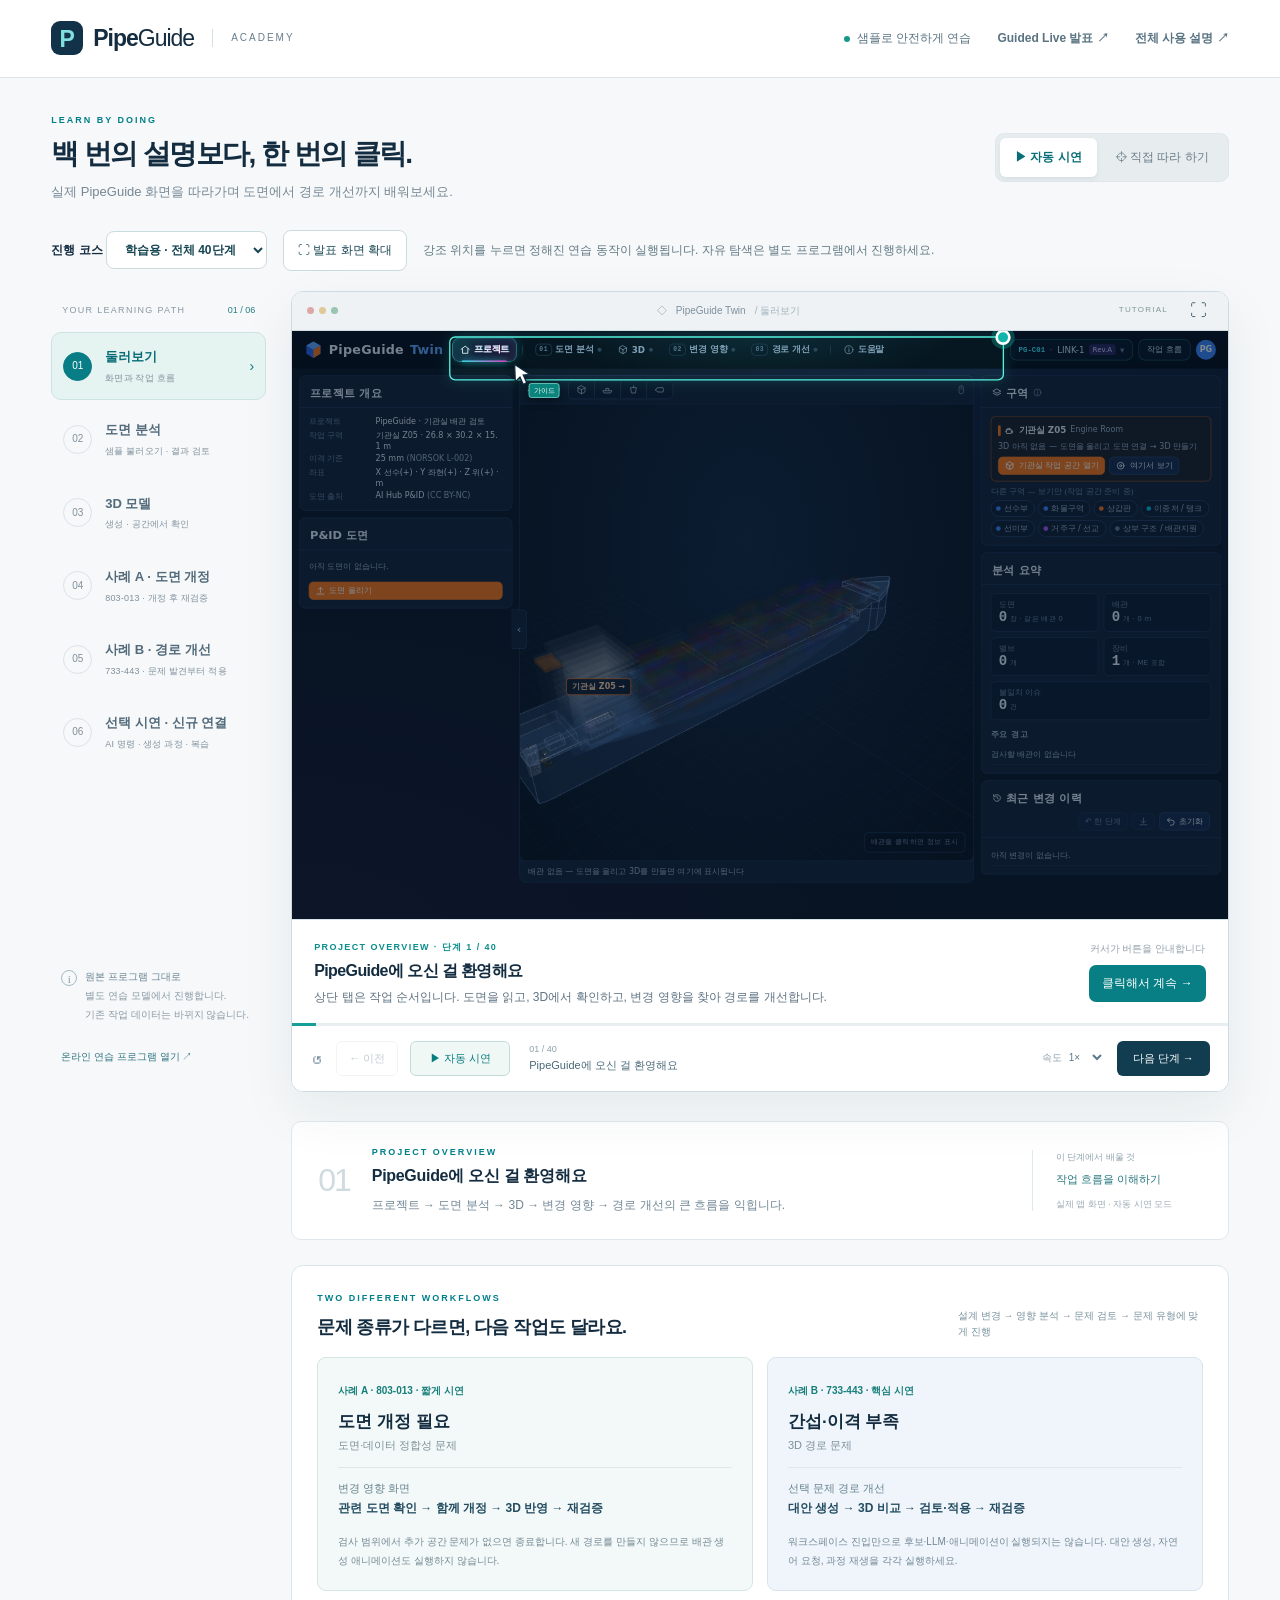
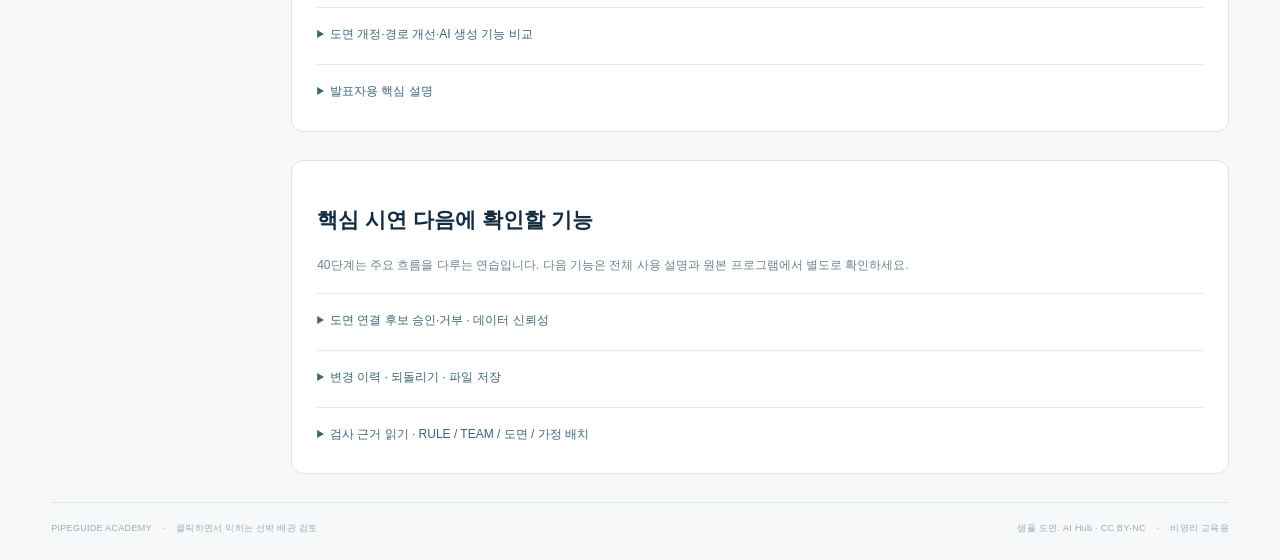
<file: index.html>
<!doctype html><html lang="ko"><head><meta charset="UTF-8"><meta name="viewport" content="width=device-width, initial-scale=1"><meta name="description" content="실제 PipeGuide 화면에서 클릭하며 배우는 인터랙티브 제품 가이드"><title>PipeGuide Academy · 인터랙티브 가이드</title><link rel="stylesheet" href="tour.css"></head><body>
<header class="header"><a class="brand" href="./"><span class="brandmark">P</span><strong>Pipe<span>Guide</span></strong><i></i><span class="academy">ACADEMY</span></a><div class="header-r"><span class="sample-badge"><i></i>샘플로 안전하게 연습</span><a href="presentation.html" target="_blank" rel="noopener">Guided Live 발표 ↗</a><a href="manual.html" target="_blank" rel="noopener">전체 사용 설명 ↗</a></div></header>
<main><div class="intro"><div><div class="eyebrow">LEARN BY DOING</div><h1>백 번의 설명보다, 한 번의 클릭.</h1><p>실제 PipeGuide 화면을 따라가며 도면에서 경로 개선까지 배워보세요.</p></div><div class="mode" role="group" aria-label="학습 방식"><button id="watchMode" class="active">▶ 자동 시연</button><button id="tryMode">⌖ 직접 따라 하기</button></div></div>
<section class="tour-options" aria-label="시연 구성"><label>진행 코스 <select id="course"><option value="learn">학습용 · 전체 40단계</option><option value="present">발표용 · 핵심 12장면</option></select></label><button id="presentation" aria-pressed="false">⛶ 발표 화면 확대</button><span id="courseHelp">강조 위치를 누르면 정해진 연습 동작이 실행됩니다. 자유 탐색은 별도 프로그램에서 진행하세요.</span></section><p class="mobile-note">모바일에서는 ‘강조 영역’으로 확대하고 손가락으로 화면을 옮겨 보세요. 3D 비교는 기존·개선 버튼으로 전환할 수 있습니다.</p><div class="mobile-chapter"><label for="mobileChapter">학습 챕터</label><select id="mobileChapter" disabled></select></div><div class="workspace"><aside class="curriculum"><div class="side-label">YOUR LEARNING PATH <span id="courseCount">01 / 06</span></div><nav id="chapters" aria-label="학습 챕터"></nav><div class="learn-note"><span>i</span><p><b>원본 프로그램 그대로</b><br>별도 연습 모델에서 진행합니다.<br>기존 작업 데이터는 바뀌지 않습니다.</p></div><a class="original" href="program.html#project" target="_blank" rel="noopener">온라인 연습 프로그램 열기 ↗</a></aside>
<section class="demo" aria-label="제품 체험"><div class="browserbar"><div class="dots"><i></i><i></i><i></i></div><div class="address"><span>◇</span> PipeGuide Twin <span class="address-path" id="screenPath">/ 프로젝트</span></div><span class="practice">TUTORIAL</span><button id="fullscreen" aria-label="체험 화면 전체 화면">⛶</button></div>
<div class="mobile-view-tools" aria-label="앱 화면 확대"><button id="viewAll">전체</button><button id="viewFocus">강조 영역</button><button id="zoomOut" aria-label="화면 축소">−</button><output id="zoomLabel" aria-live="polite">1×</output><button id="zoomIn" aria-label="화면 확대">＋</button></div><div class="mobile-compare" hidden><span>3D 비교</span><button id="compareBefore" aria-pressed="false">기존</button><button id="compareAfter" aria-pressed="false">개선</button><button id="compareBoth" aria-pressed="true">함께</button></div><div id="viewport" class="viewport"><div id="mobileExtent" aria-hidden="true"></div><div id="canvas" class="canvas"><iframe id="program" title="PipeGuide 튜토리얼 전용 프로그램" src="program.html" sandbox="allow-scripts allow-same-origin allow-downloads"></iframe><div id="scrim" class="scrim"></div><button id="hotspot" class="hotspot" aria-label="강조한 버튼 클릭"><span></span><i></i></button><div id="fakeCursor" class="fake-cursor"><svg width="30" height="35" viewBox="0 0 30 35"><path d="M3 2L4 28L11 21L16 32L21 29L16 18L26 17Z" fill="white" stroke="#10293d" stroke-width="2"/></svg><span>가이드</span></div><div id="callout" class="callout"><div class="callout-kicker" id="calloutKicker">STEP 01</div><h2 id="calloutTitle"></h2><p id="calloutText"></p><button id="skipOptional" class="skip-optional" hidden>선택 시연 건너뛰고 3D 비교 →</button><div class="callout-bottom"><span id="calloutHint">아래 버튼을 눌러 시작하세요</span><button id="calloutGo">시작하기 →</button></div></div><div id="loading" class="loading"><div class="spinner"></div><b>연습 화면을 준비하고 있어요</b><span>실제 PipeGuide 모델을 불러오는 중입니다.</span></div></div></div>
<div class="player"><div class="progress-track"><i id="progressFill"></i></div><div class="player-controls"><button id="restart" class="icon-button" aria-label="전체 처음부터">↺</button><button id="previous" class="small-button">← 이전</button><button id="play" class="play-button">▶ 시연 시작</button><div class="player-middle"><span id="stepNumber">01 / 01</span><b id="stepLabel">프로젝트 둘러보기</b></div><label class="speed-label">속도 <select id="speed" aria-label="자동 시연 속도"><option value="1">1×</option><option value="1.5">1.5×</option><option value="2">2×</option></select></label><button id="next" class="next-button">다음 단계 →</button></div></div></section></div>
<section class="lesson"><div class="lesson-number" id="lessonNumber">01</div><div class="lesson-body"><div class="eyebrow" id="lessonChapter">PROJECT OVERVIEW</div><h2 id="lessonTitle">화면을 읽는 것부터 시작해요</h2><p id="lessonText"></p></div><div class="outcome"><span>이 단계에서 배울 것</span><b id="lessonOutcome"></b><small id="status" role="status" aria-live="polite">화면 준비 중</small></div></section>
<section class="flow-brief" aria-labelledby="flowTitle"><div class="flow-head"><div><div class="eyebrow">TWO DIFFERENT WORKFLOWS</div><h2 id="flowTitle">문제 종류가 다르면, 다음 작업도 달라요.</h2></div><p>설계 변경 → 영향 분석 → 문제 검토 → 문제 유형에 맞게 진행</p></div><div class="flow-cards"><article><span class="case-label">사례 A · 803-013 · 짧게 시연</span><h3>도면 개정 필요</h3><p>도면·데이터 정합성 문제</p><div class="flow-path">변경 영향 화면<br><b>관련 도면 확인 → 함께 개정 → 3D 반영 → 재검증</b></div><small>검사 범위에서 추가 공간 문제가 없으면 종료합니다. 새 경로를 만들지 않으므로 배관 생성 애니메이션도 실행하지 않습니다.</small></article><article><span class="case-label">사례 B · 733-443 · 핵심 시연</span><h3>간섭·이격 부족</h3><p>3D 경로 문제</p><div class="flow-path">선택 문제 경로 개선<br><b>대안 생성 → 3D 비교 → 검토·적용 → 재검증</b></div><small>워크스페이스 진입만으로 후보·LLM·애니메이션이 실행되지는 않습니다. 대안 생성, 자연어 요청, 과정 재생을 각각 실행하세요.</small></article></div><details><summary>도면 개정·경로 개선·AI 생성 기능 비교</summary><div class="feature-table"><table><thead><tr><th>구분</th><th>도면 개정</th><th>경로 개선</th></tr></thead><tbody><tr><th>주요 목적</th><td>도면 간 사양 불일치 해결</td><td>3D 배관의 위치·경로 수정</td></tr><tr><th>작업 화면</th><td>변경 영향</td><td>경로 개선</td></tr><tr><th>자동 처리 기능</th><td>사용자가 실행하는 관련 도면 개정 반영</td><td>대안 생성 버튼으로 경로 후보 계산</td></tr><tr><th>생성 애니메이션</th><td>일반적인 도면 개정에는 없음</td><td>AI 생성·별도 과정 재생 기능 활용</td></tr><tr><th>LLM 채팅</th><td>현재 주요 작업 방식 아님</td><td>자연어 우회·신규 연결 가능 (선택 기능)</td></tr><tr><th>후속 검증</th><td>도면 정합성·3D 반영 확인</td><td>간섭·이격·길이·엘보 평가</td></tr></tbody></table></div><p class="brief-note">도면 개정 후에도 3D 반영·재검증에서 공간 문제가 검출되면 경로 개선으로 이어질 수 있습니다. 기존 배관의 자동 우회 후보 생성과 AI로 새 배관을 연결하며 보여 주는 형성 애니메이션은 같은 탭 안의 별개 기능입니다.</p></details><details><summary>발표자용 핵심 설명</summary><blockquote>관경을 변경하면 연결된 도면과 3D 모델의 영향을 함께 확인합니다. 도면 개정만 필요하면 관련 도면을 맞추고 재검증합니다. 간섭이나 이격 부족이 발생하면 그 문제를 경로 개선으로 넘겨 우회 후보를 생성합니다. 자연어 요청과 배관 생성 과정 재생은 별도로 실행해 시연할 수 있습니다.</blockquote><p class="brief-note">발표 순서: 사례 A는 짧게, 사례 B는 문제 발견 → 경로 생성 → 3D 시각화 → 비교 → 적용·재검증에 시간을 더 배분하세요. 본 튜토리얼의 자연어 시연은 외부 LLM을 호출하지 않는 규칙 해석 모드입니다.</p></details></section><section class="flow-brief"><h2>핵심 시연 다음에 확인할 기능</h2><p class="brief-note">40단계는 주요 흐름을 다루는 연습입니다. 다음 기능은 전체 사용 설명과 원본 프로그램에서 별도로 확인하세요.</p><details><summary>도면 연결 후보 승인·거부 · 데이터 신뢰성</summary><p class="brief-note">도면 분석에서 라인번호의 원본 위치와 구경을 검토한 뒤, 도면 간 연결 후보의 동일 라인·시트 근거를 확인하고 승인하거나 거부합니다. 현재 시연은 샘플의 준비된 연결 결과를 사용하며 승인·거부 동작을 자동 실행하지 않습니다.</p></details><details><summary>변경 이력 · 되돌리기 · 파일 저장</summary><p class="brief-note">적용 뒤 변경 이력에서 배관 번호·변경 유형·전후 수치·사유를 확인합니다. 프로젝트의 ‘↶ 한 단계’는 가장 최근 변경을 취소합니다. 보고서 HTML, PDF 인쇄 저장, 변경 이력 CSV 및 프로젝트 JSON 내보내기는 원본의 해당 버튼에서 실행하세요. 이 튜토리얼은 다운로드와 되돌리기를 자동 실행하지 않습니다.</p></details><details><summary>검사 근거 읽기 · RULE / TEAM / 도면 / 가정 배치</summary><p class="brief-note">도면에서 읽은 사양과 규칙으로 가정한 3D 위치를 구분하세요. RULE·TEAM 표시는 적용된 규칙과 팀 설정의 근거를 확인하는 단서입니다. 현재 샘플 이격 기준은 25 mm이며, 화면의 실제 설정과 검사 범위를 함께 확인합니다. P&amp;ID에서 읽지 않은 설치 좌표는 가정 배치이므로 설계 승인 근거와 동일하게 취급하지 않습니다.</p></details></section><footer><span>PIPEGUIDE ACADEMY <i>·</i> 클릭하면서 익히는 선박 배관 검토</span><span>샘플 도면: AI Hub · CC BY-NC <i>·</i> 비영리 교육용</span></footer></main>
<dialog id="complete"><div class="done-symbol">✓</div><div class="eyebrow">WALKTHROUGH COMPLETE</div><h2>이제, 직접 해볼 차례예요.</h2><p>도면 개정 사례와 3D 경로 개선 사례를 구분해 살펴봤습니다.<br>다른 챕터를 복습하거나 직접 따라 하기 모드로 연습하세요.</p><div><button id="again" class="next-button">처음부터 다시 보기</button><button id="closeComplete" class="small-button">챕터 다시 선택</button></div></dialog>
<script src="pacing.js"></script><script src="tour.js"></script><script src="mobile.js"></script><script src="floating-guide.js"></script></body></html>
</file>
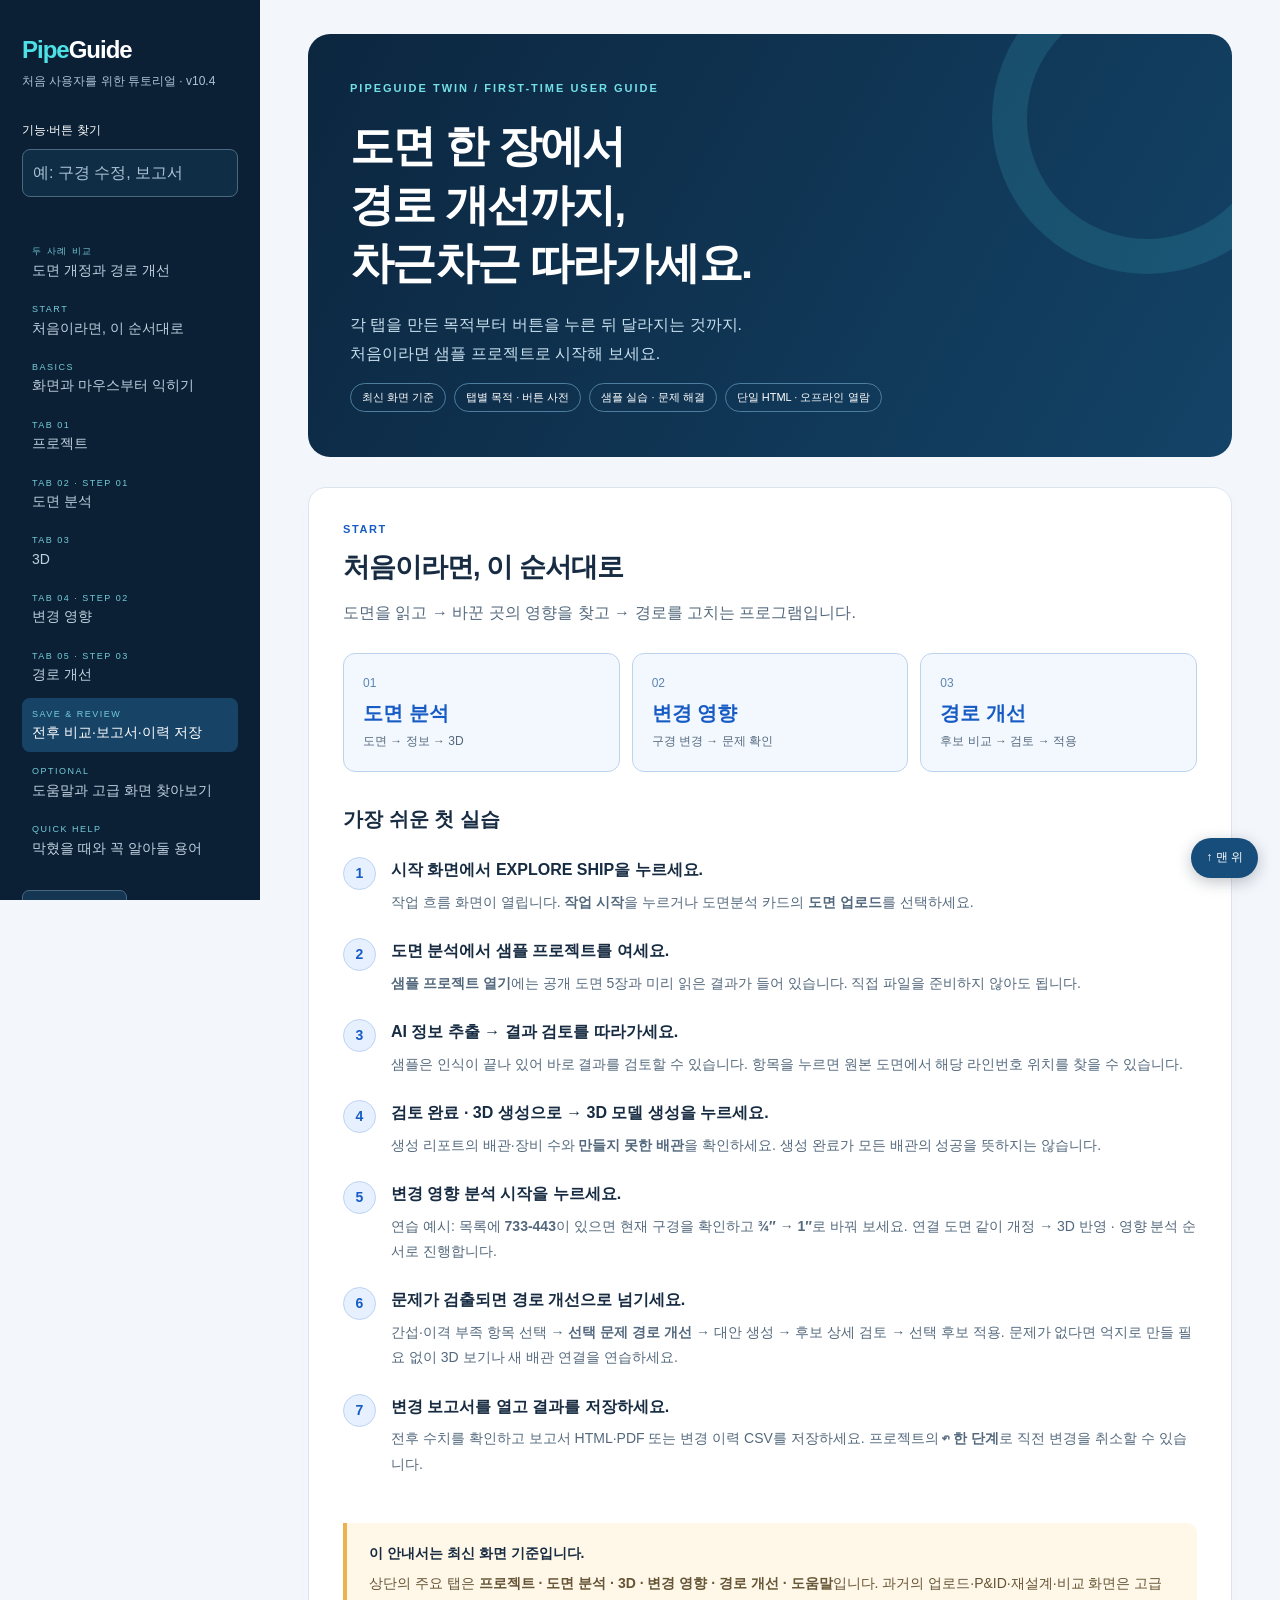
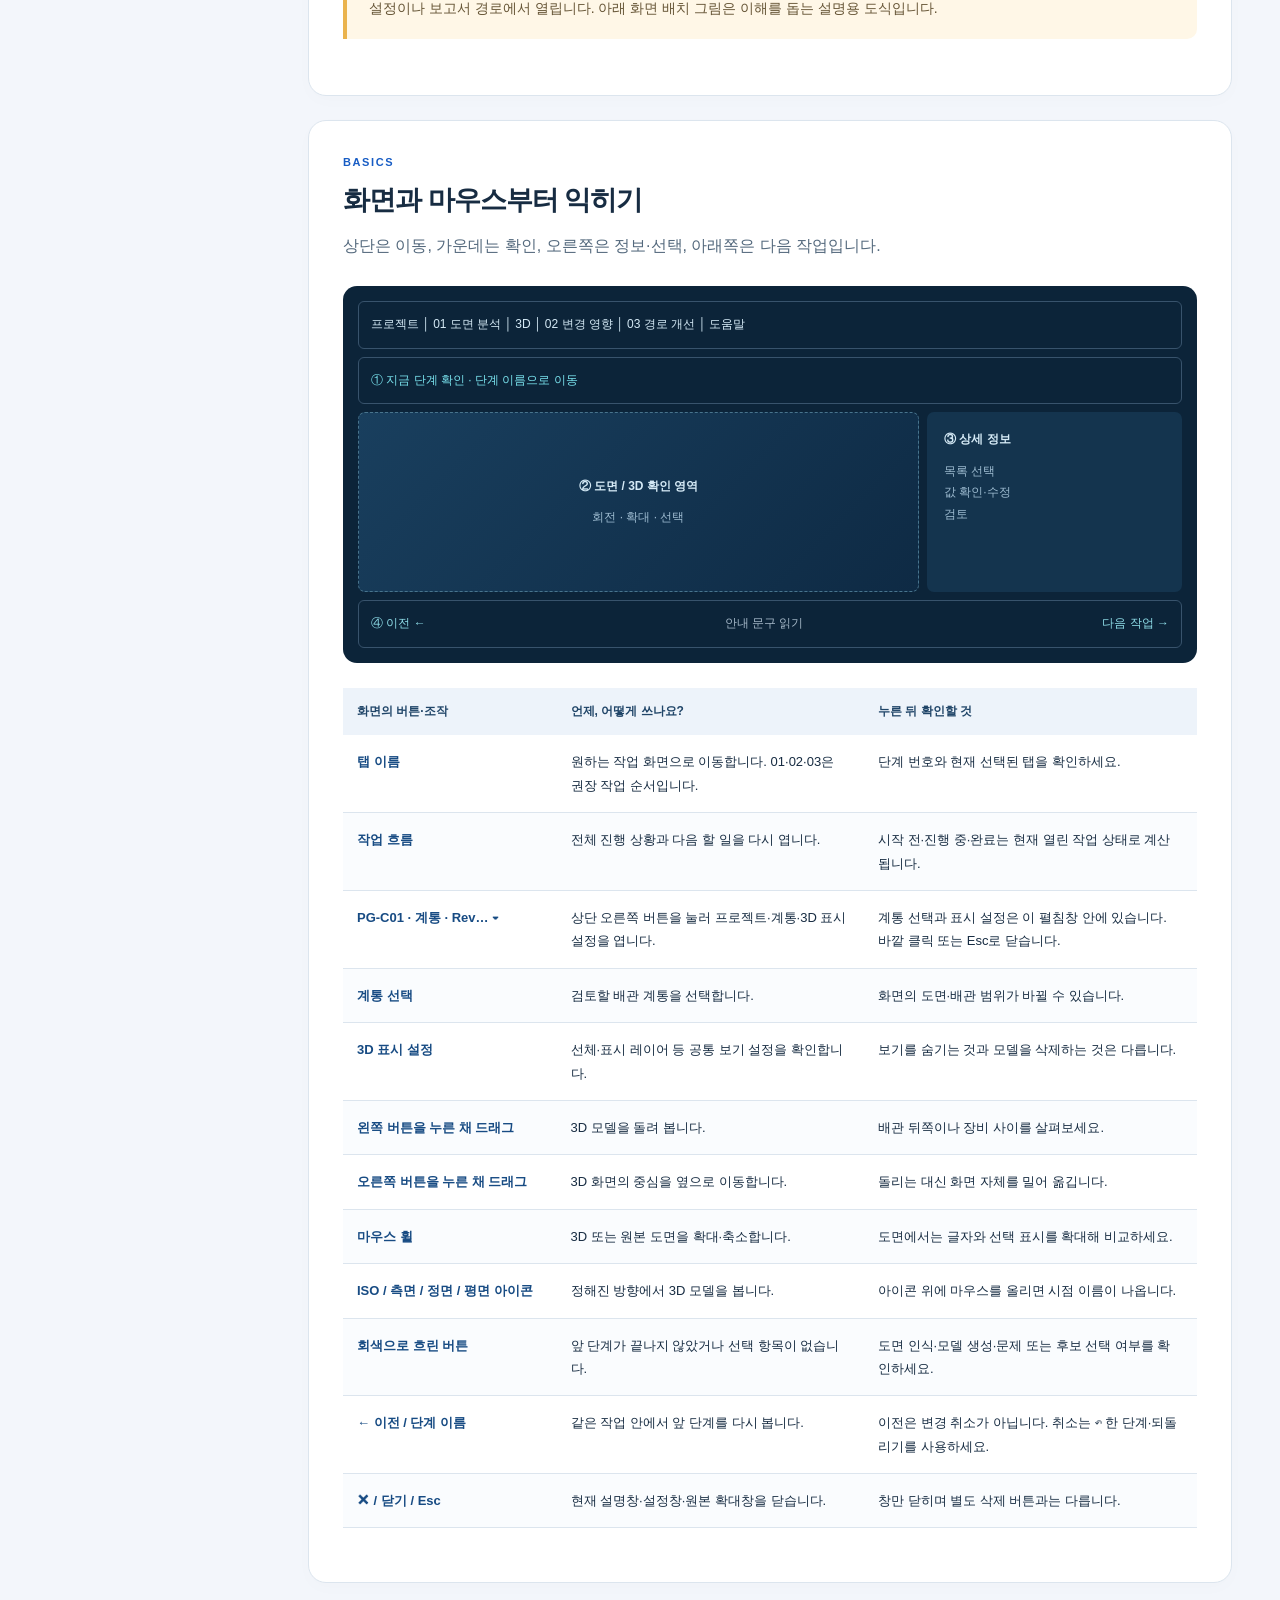
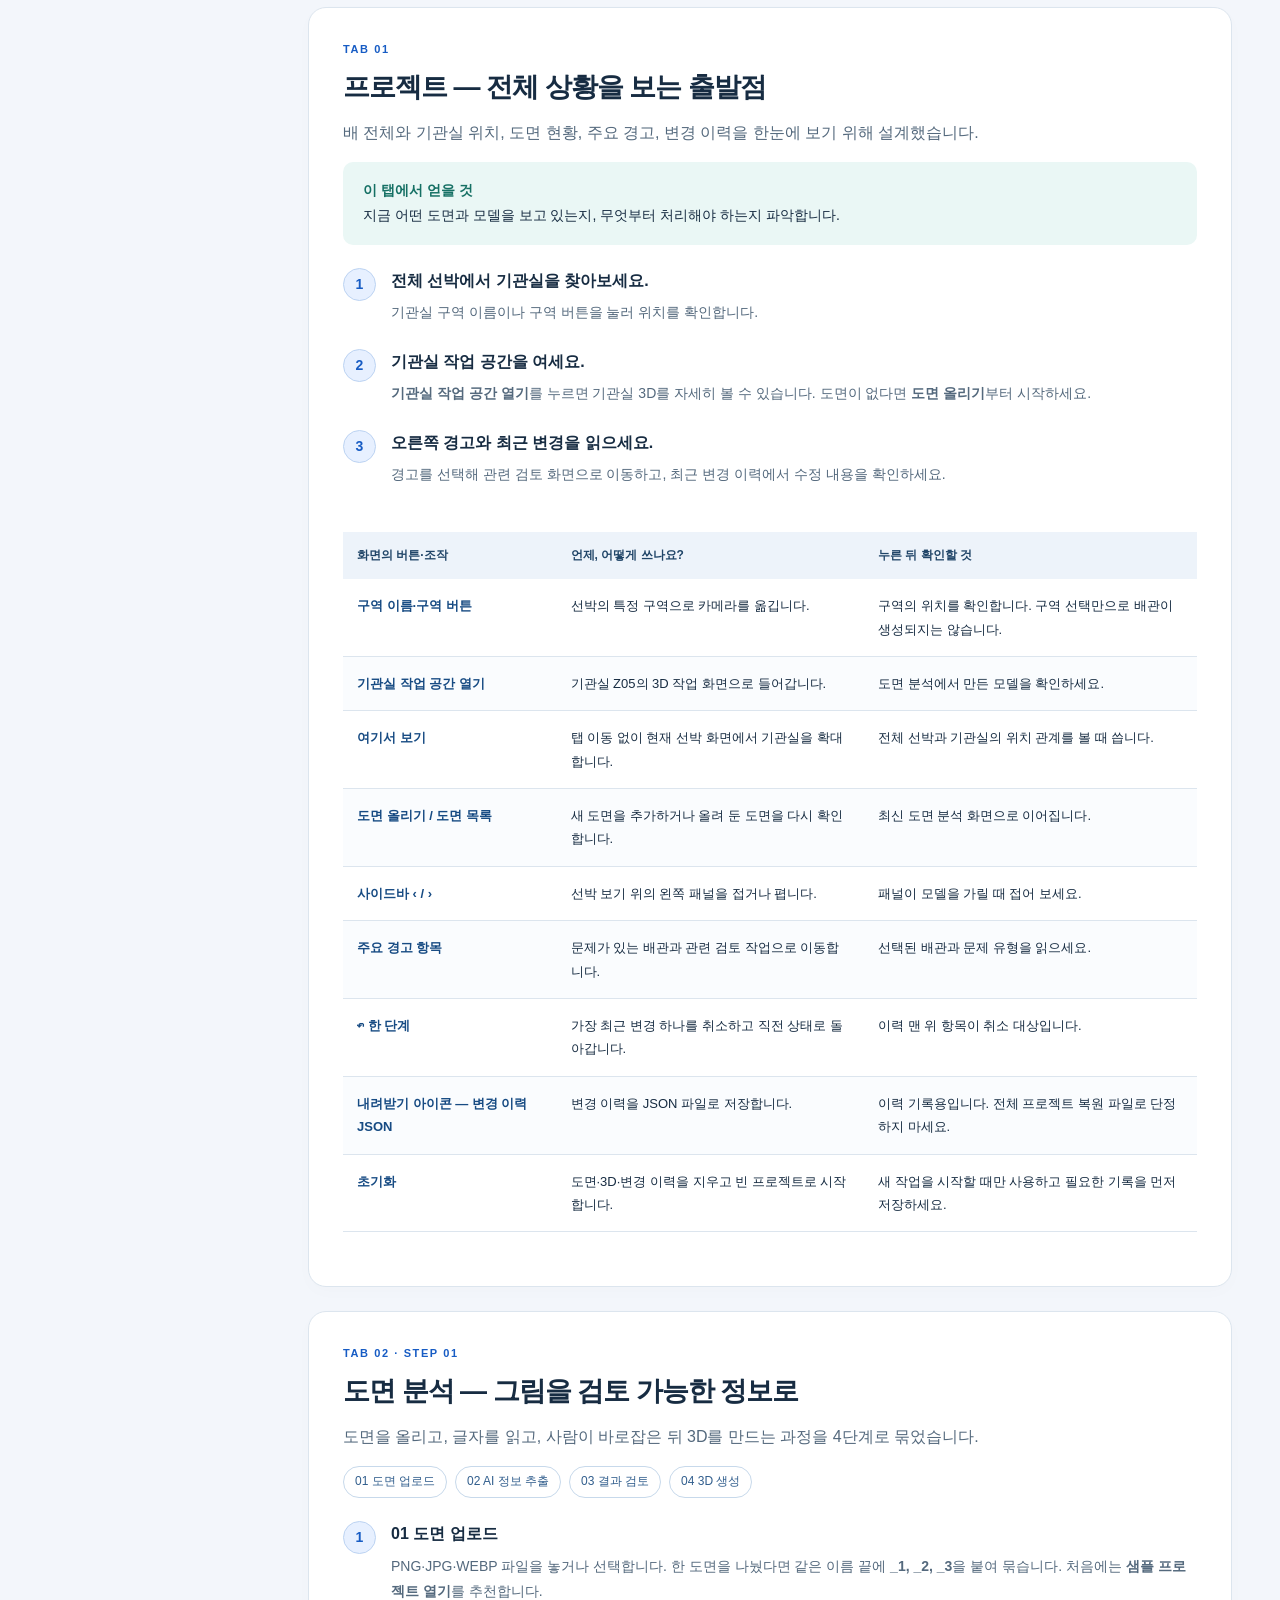
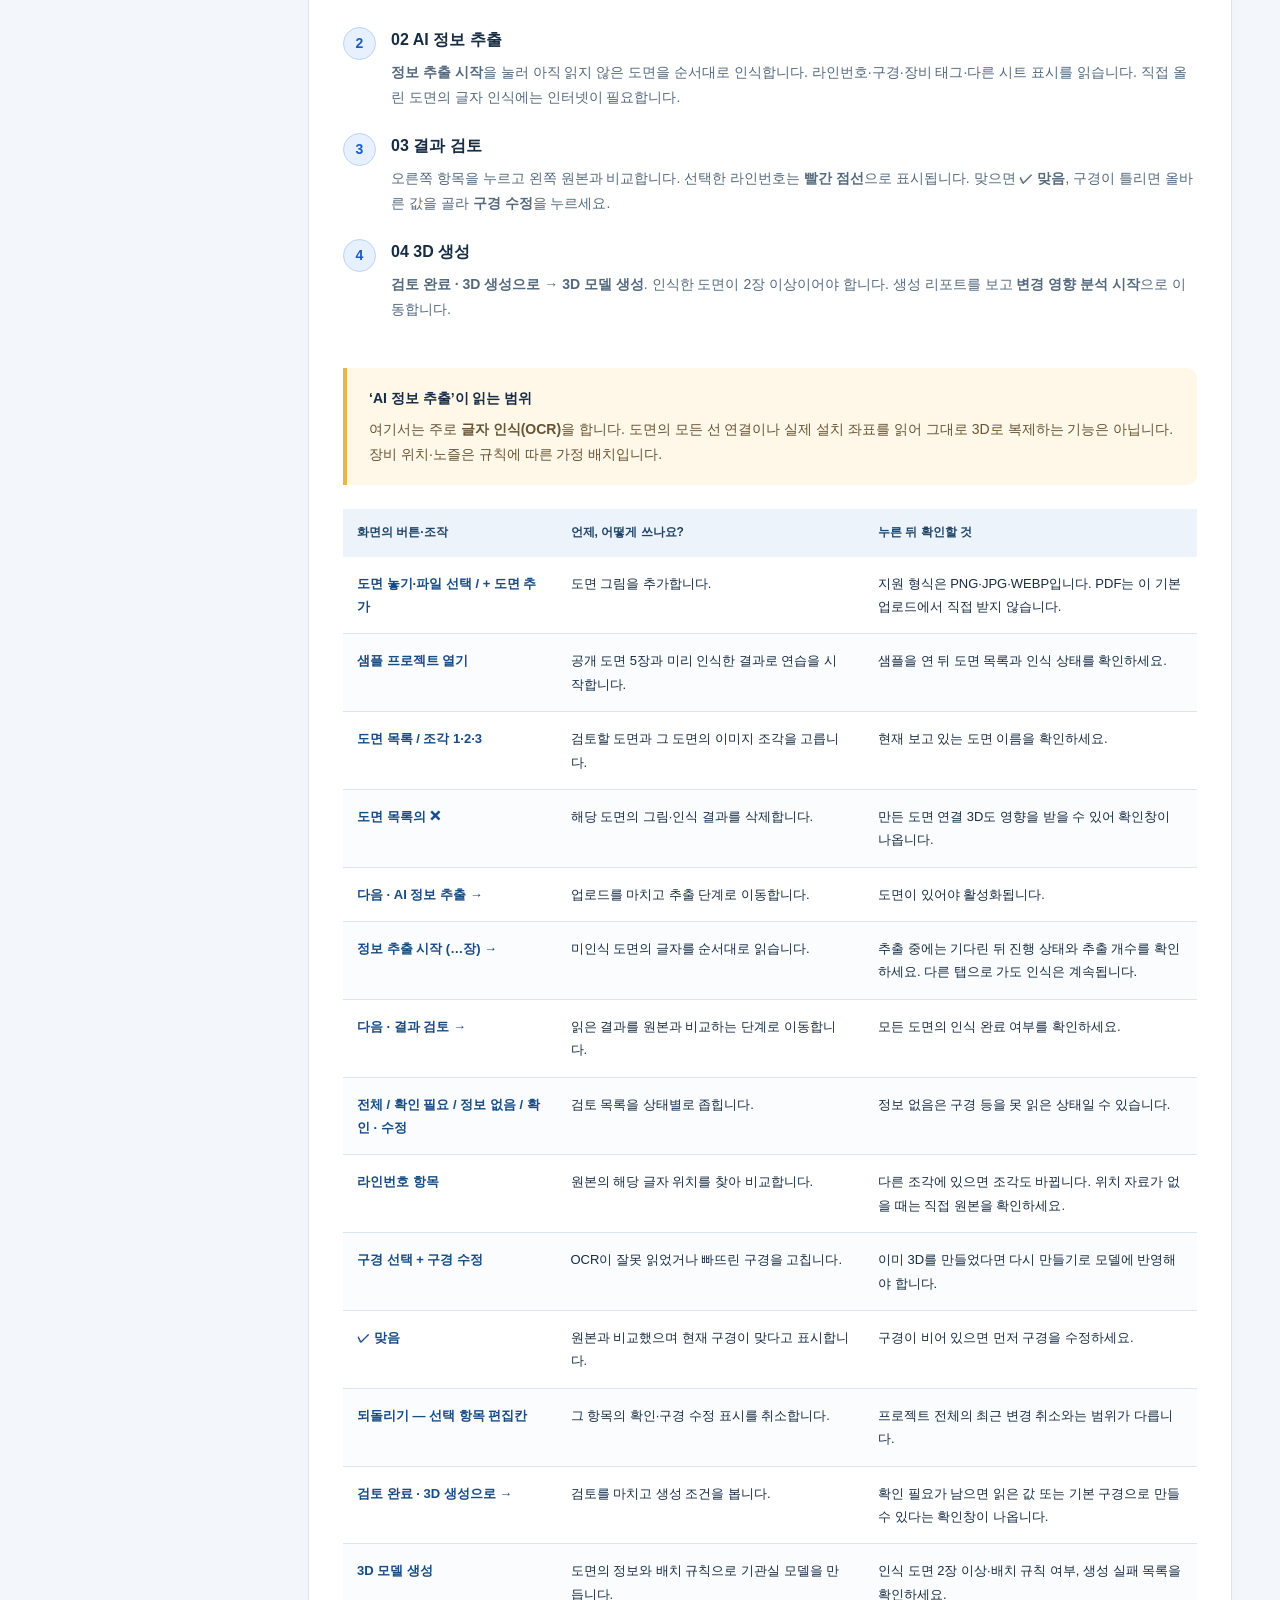
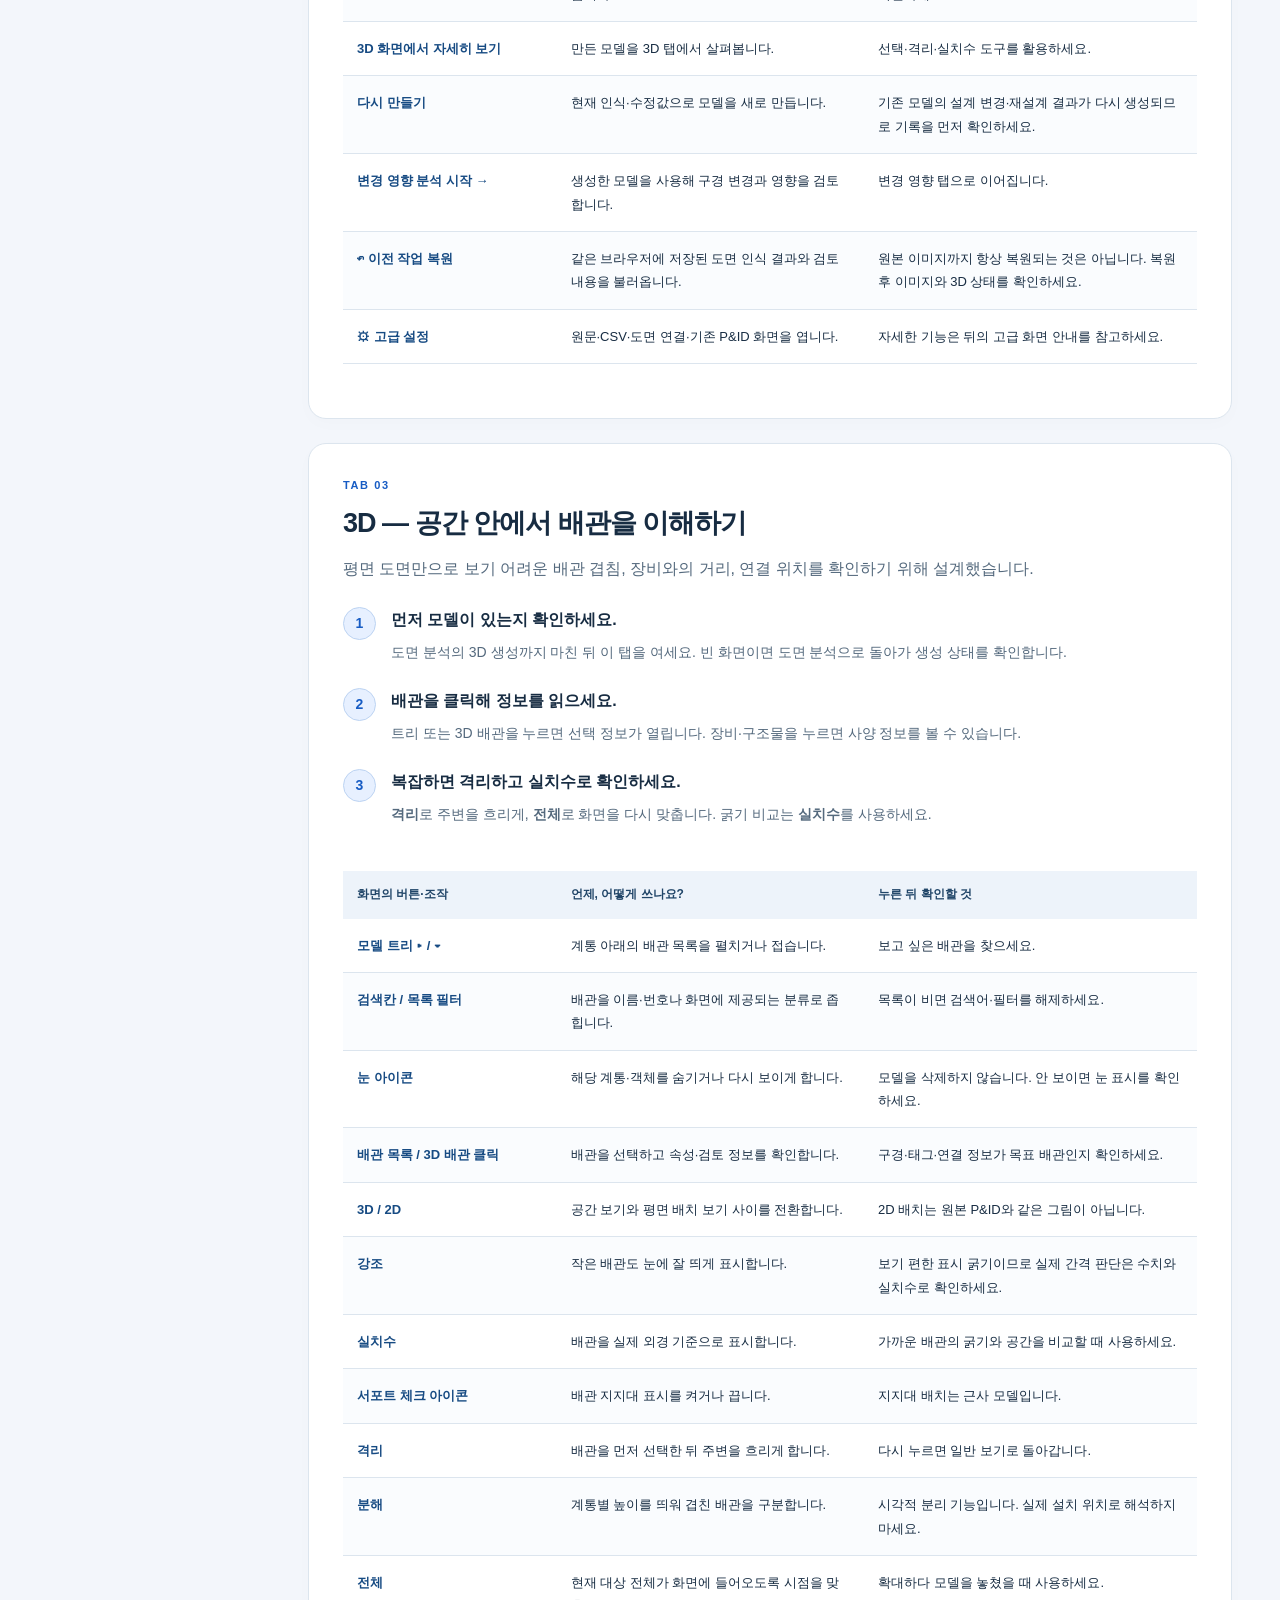
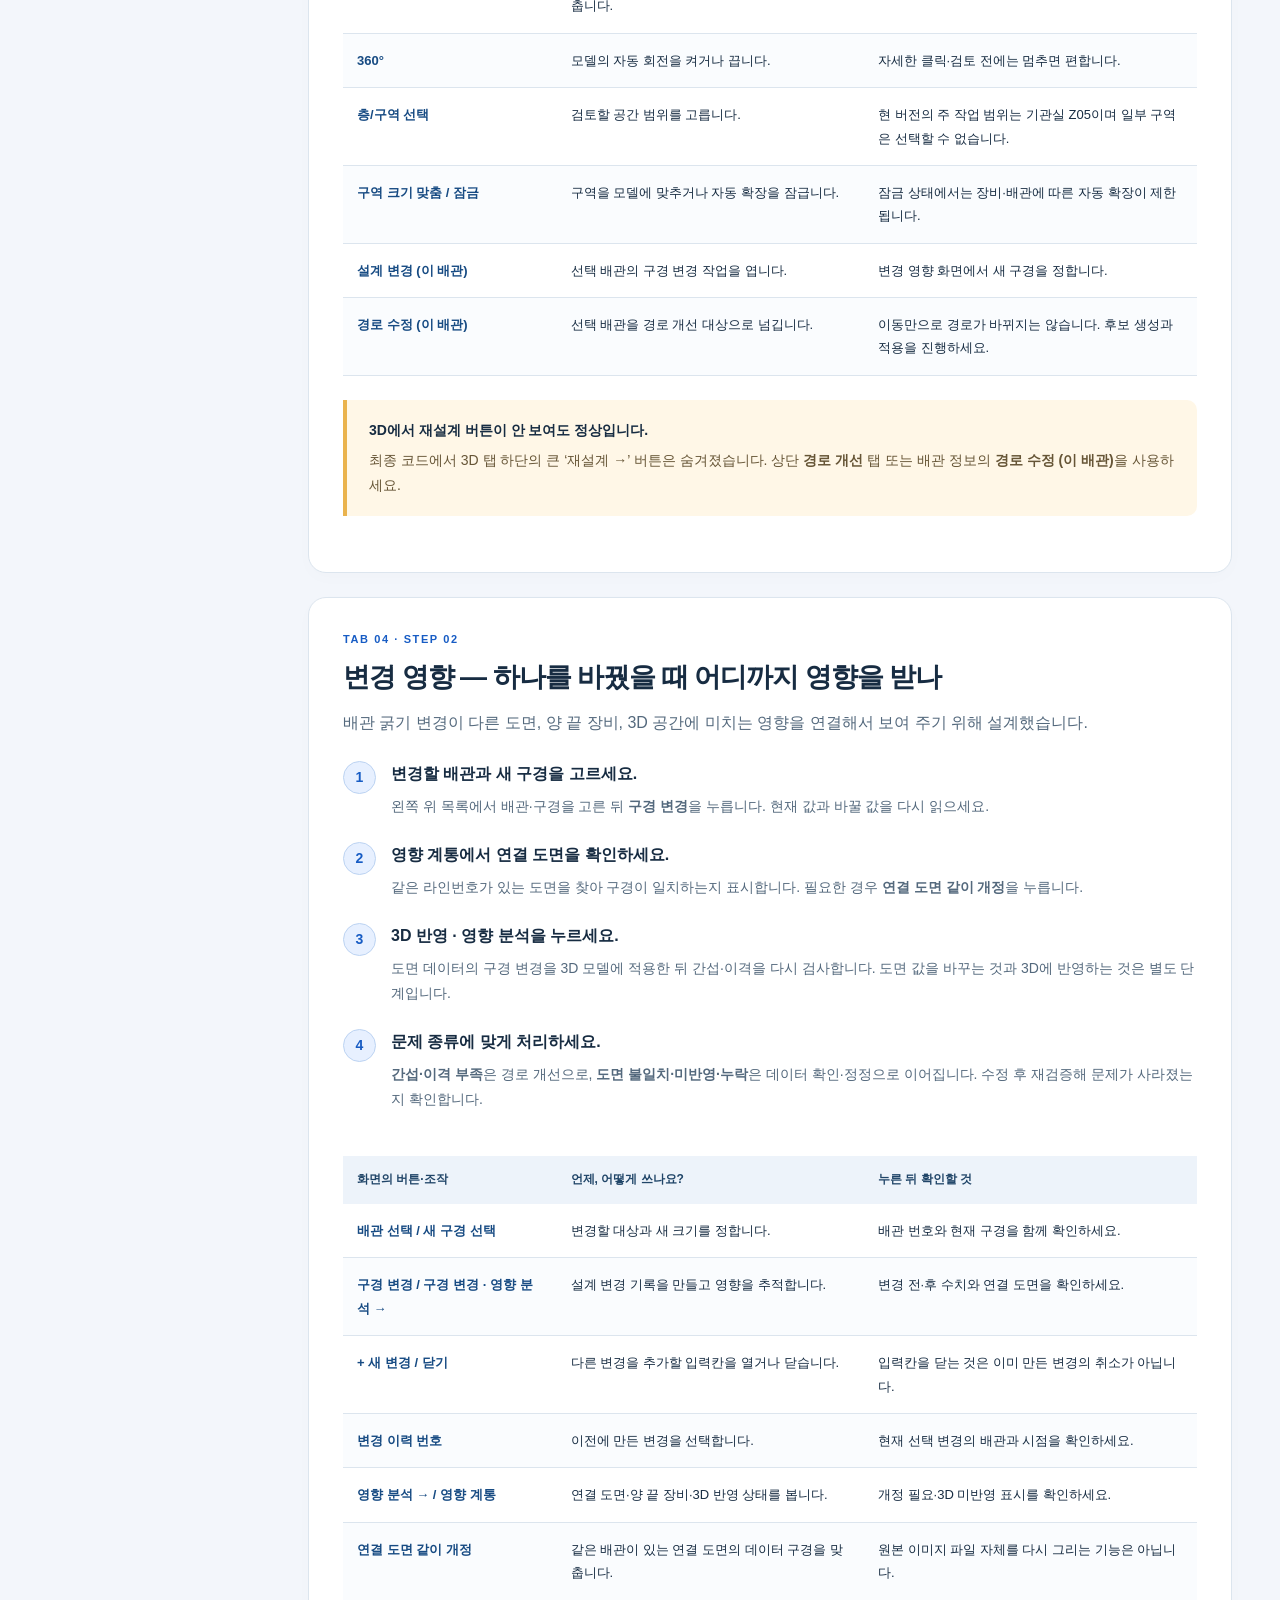
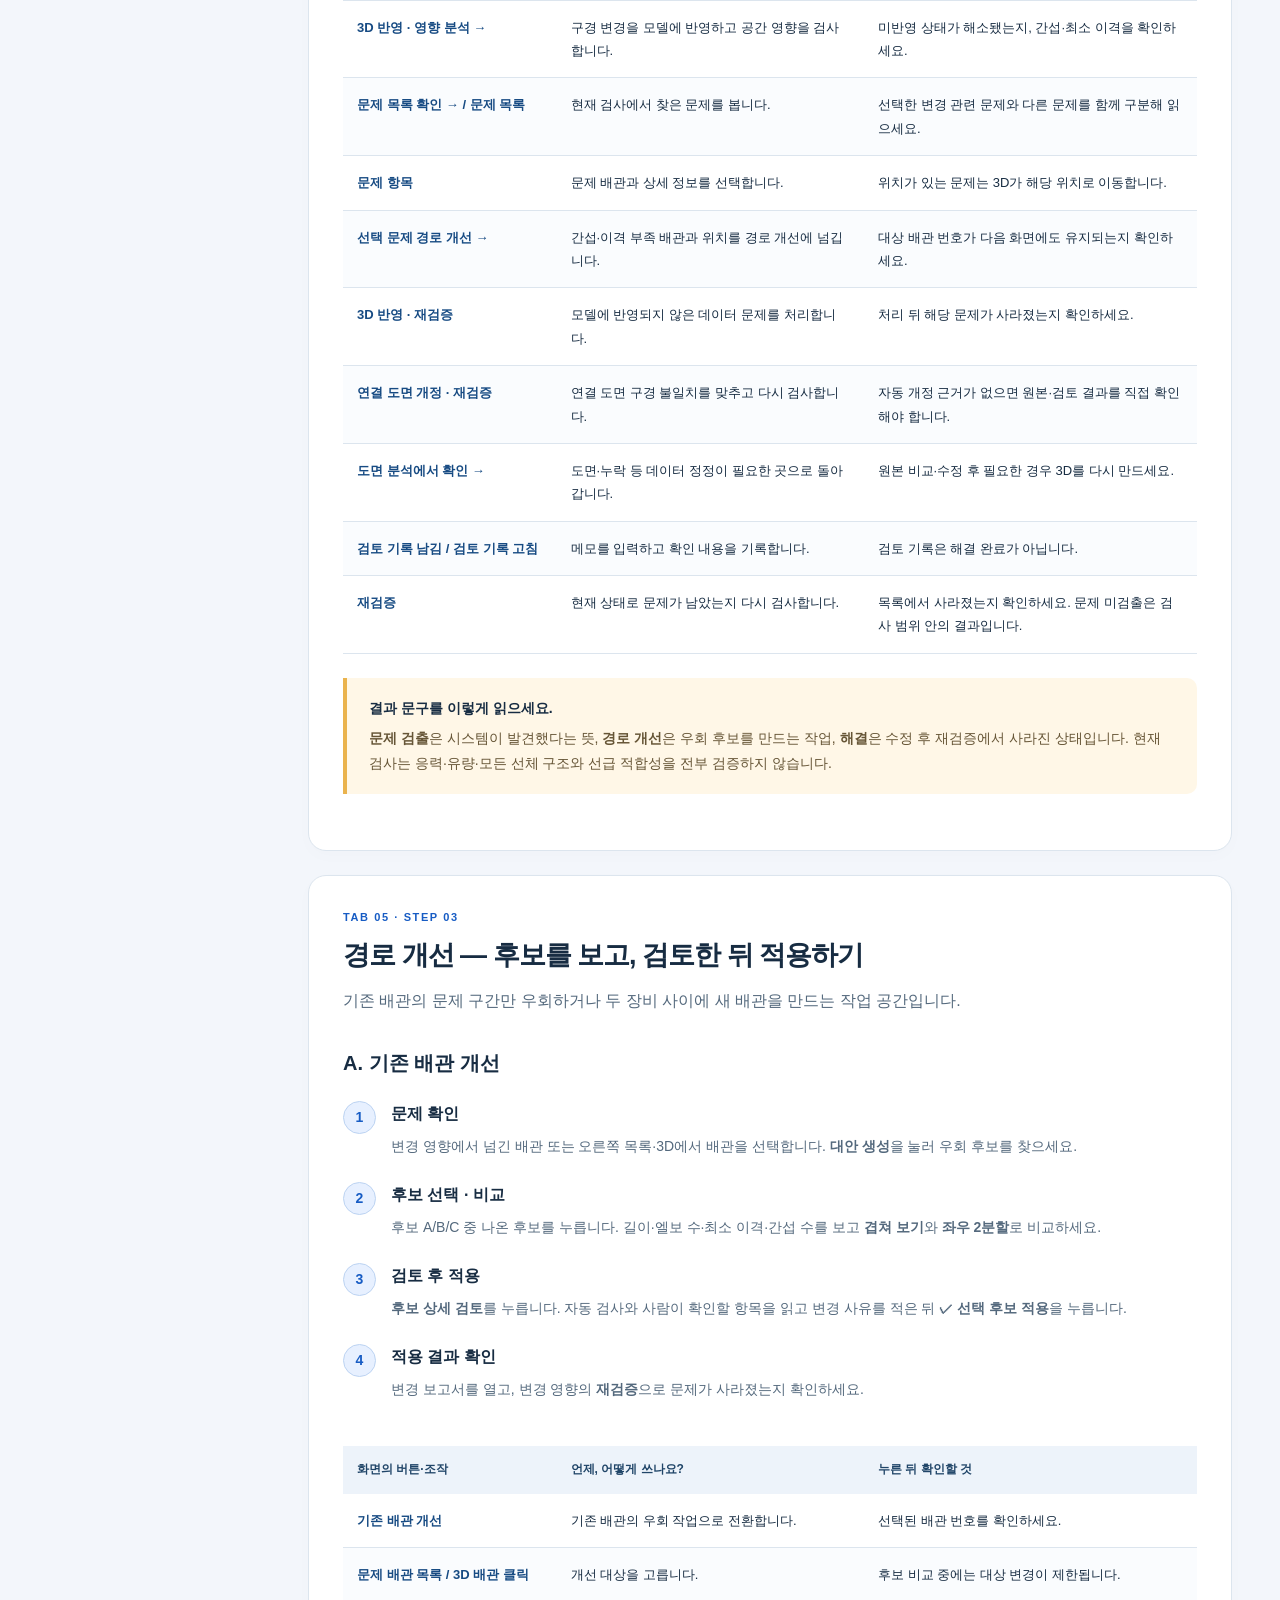
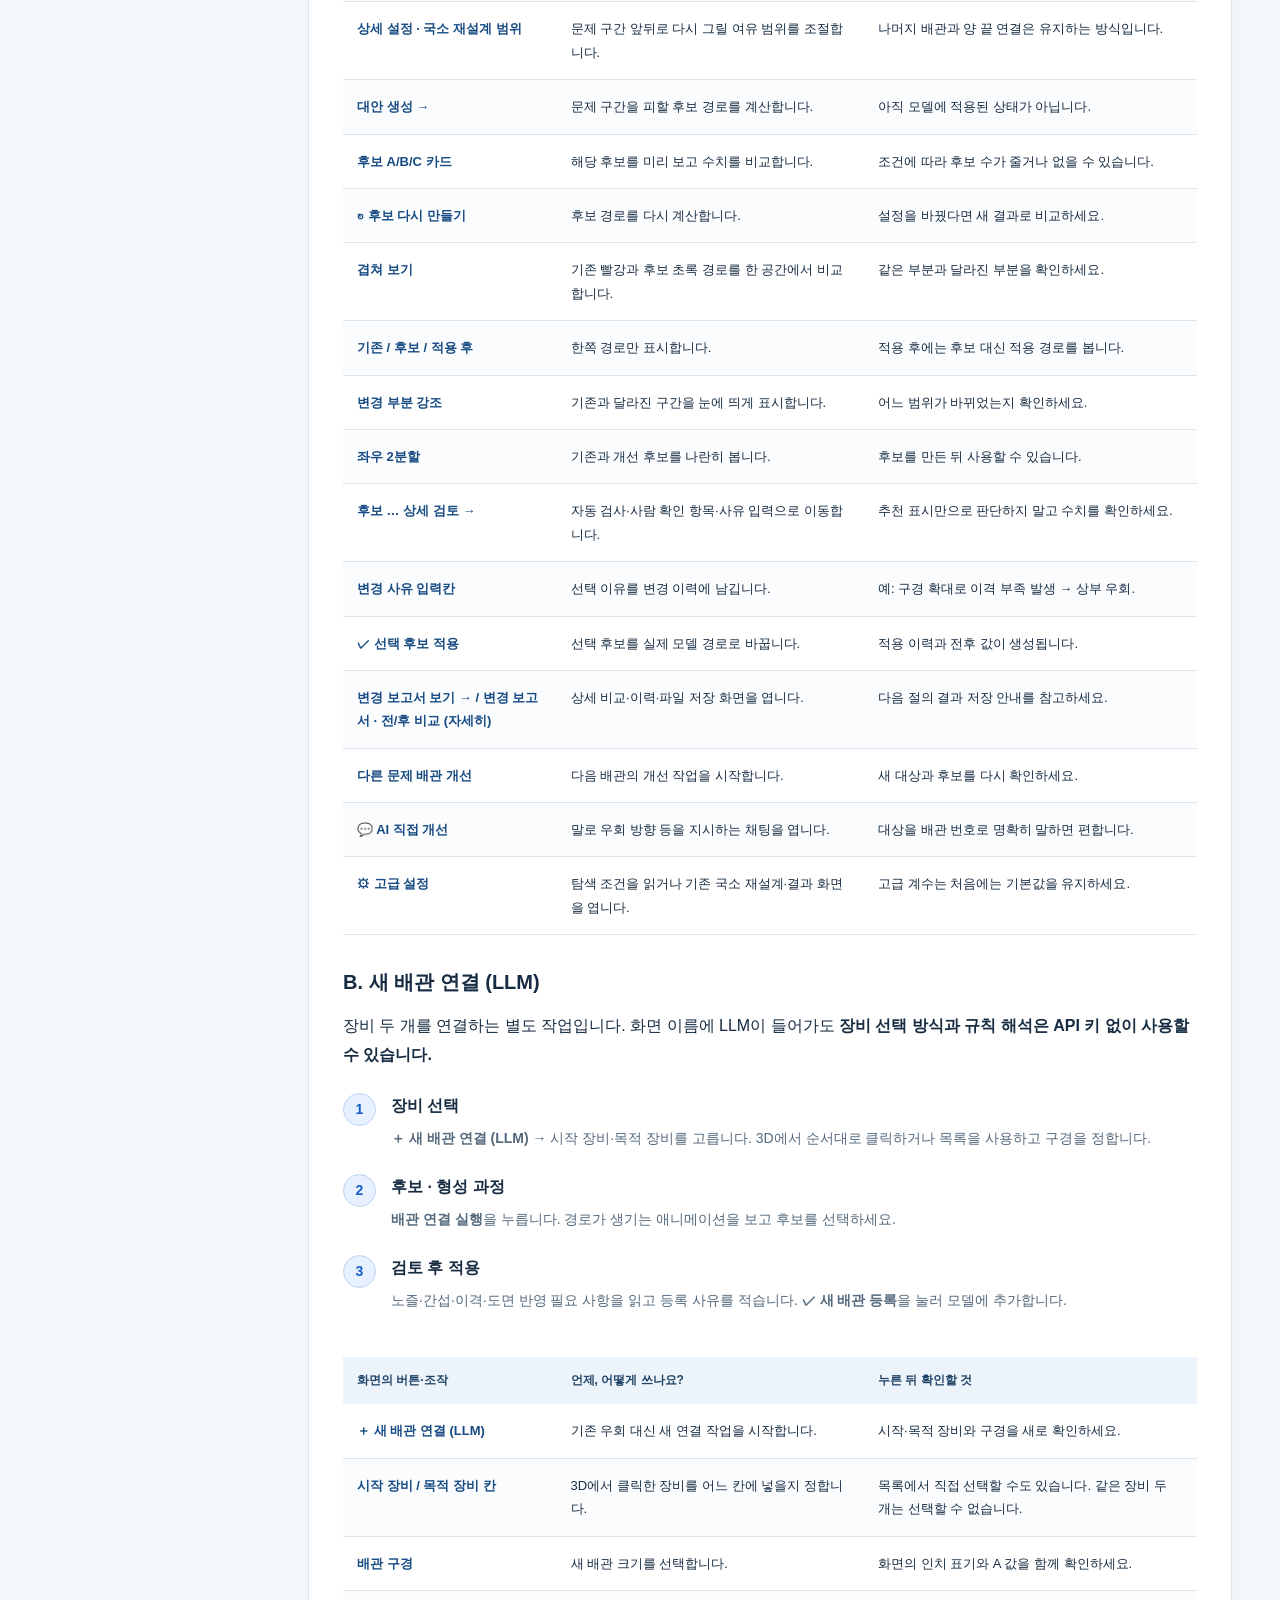
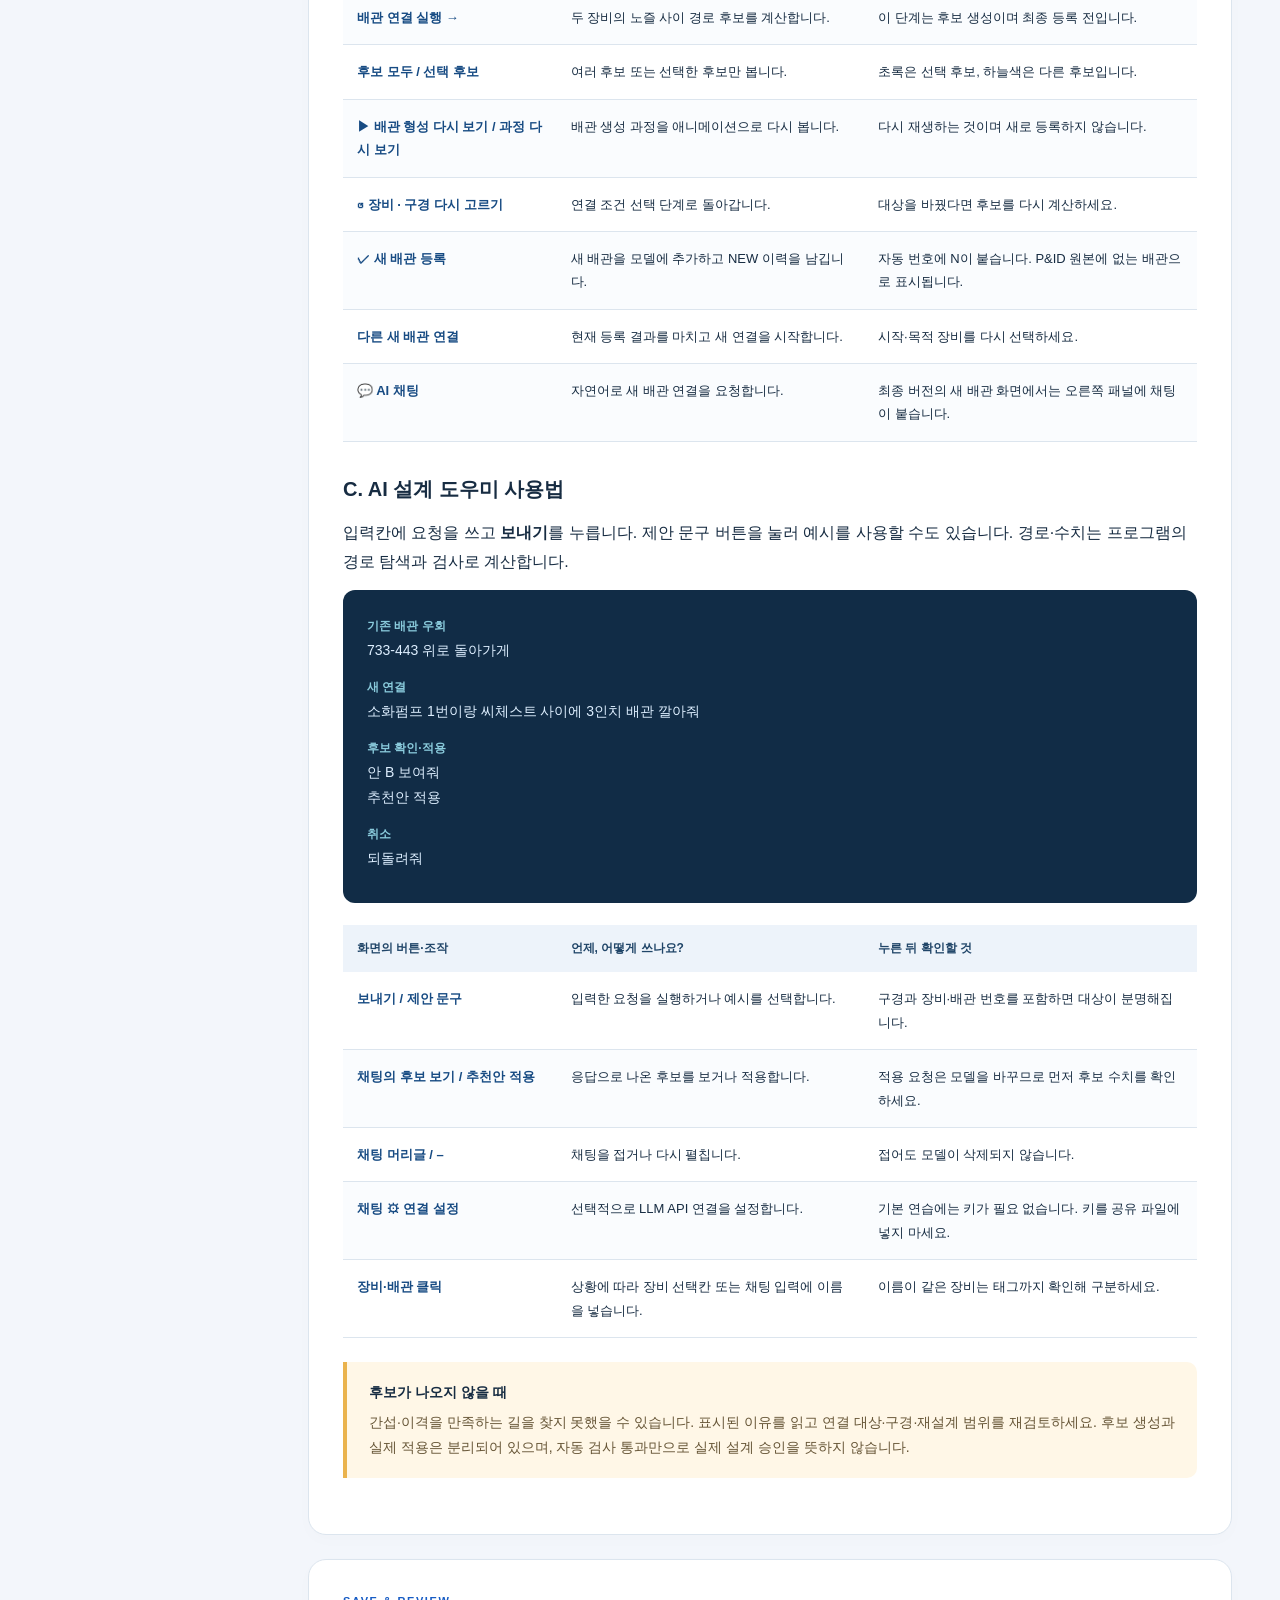
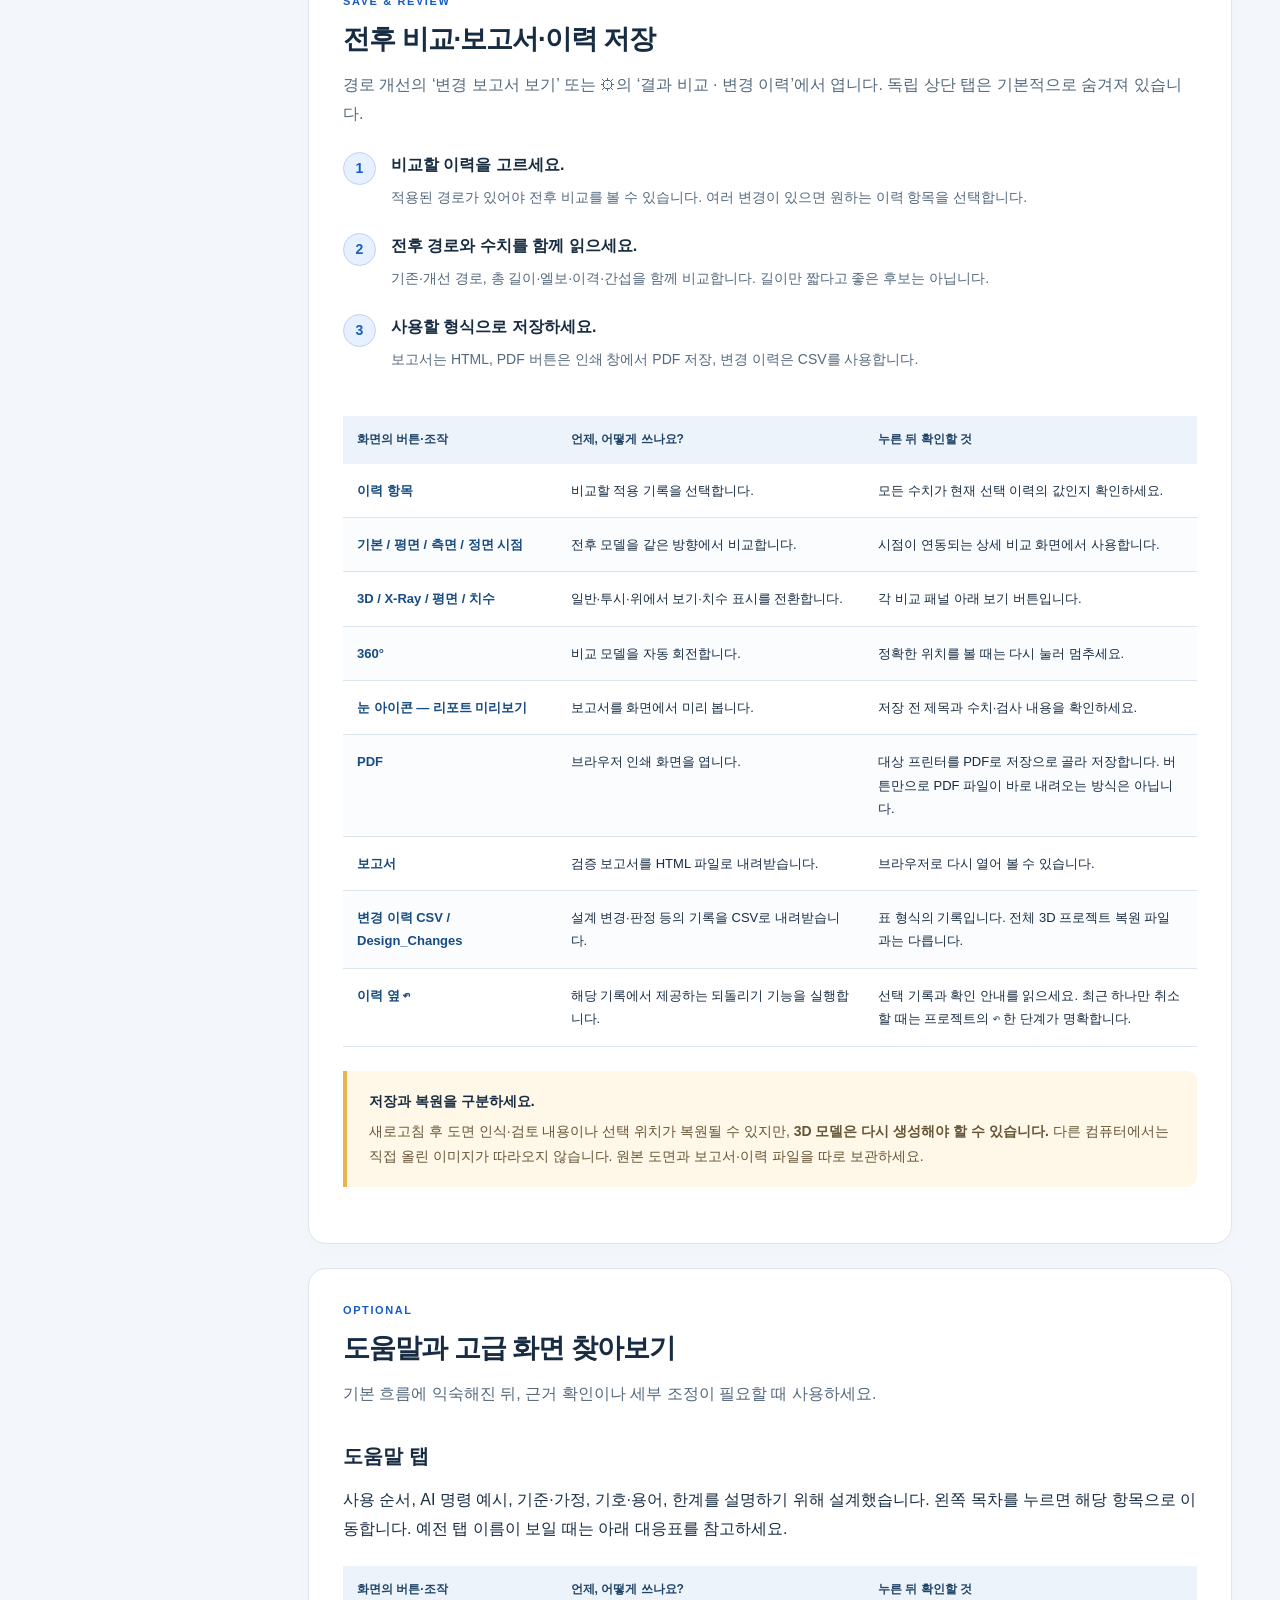
<file: manual.html>
<!doctype html><html lang="ko"><head><meta charset="utf-8"><meta name="viewport" content="width=device-width,initial-scale=1"><meta name="description" content="PipeGuide Twin v10.4를 처음 사용하는 사람을 위한 탭별 목적, 단계별 실습, 버튼 안내"><title>PipeGuide Twin | 처음 사용자를 위한 튜토리얼</title><style>:root{--bg:#f3f6fb;--ink:#172c42;--muted:#54697d;--line:#dce5ee;--blue:#175cc4;--nav:#0b2035;--cyan:#4de1e5}*{box-sizing:border-box}html{scroll-behavior:smooth;scroll-padding-top:25px}body{margin:0;background:var(--bg);color:var(--ink);font:16px/1.8 'Malgun Gothic','Apple SD Gothic Neo',sans-serif}a{color:var(--blue)}button,input{font:inherit}button,a,input,summary{touch-action:manipulation}button{cursor:pointer}a:focus-visible,button:focus-visible,summary:focus-visible,input:focus-visible{outline:3px solid #f6ac38;outline-offset:4px}.sidebar{position:fixed;inset:0 auto 0 0;width:260px;background:var(--nav);color:white;padding:28px 22px;overflow:auto}.brand{font-size:24px;font-weight:800;letter-spacing:-1px}.brand span{color:var(--cyan)}.sideintro{font-size:12px;color:#acc2d6;margin:0 0 22px}.sidebar nav a{display:block;text-decoration:none;color:#bfd0df;padding:9px 10px;margin:3px 0;border-radius:8px;font-size:14px;line-height:1.6}.sidebar nav a:hover,.sidebar nav a.active{color:#fff;background:#174367}.sidebar nav a small{display:block;font-size:9px;letter-spacing:1.5px;color:#74ccd9}.search{width:100%;border:1px solid #4b6881;background:#102d46;color:#fff;border-radius:8px;padding:9px 10px;margin:5px 0 15px}.search::placeholder{color:#aac3d7}.sidebar .tools{display:flex;gap:8px;flex-wrap:wrap;margin-top:22px}.tools button{font-size:12px;background:#143653;color:#dfefff;border:1px solid #486880;border-radius:7px;padding:7px 9px}main{margin-left:260px;max-width:1330px;padding:34px 48px 80px}.hero{background:linear-gradient(120deg,#0c263f,#134367);color:#fff;border-radius:22px;padding:45px 42px;margin-bottom:30px;position:relative;overflow:hidden}.hero:after{content:'';position:absolute;width:240px;height:240px;border:35px solid #54eff520;border-radius:50%;right:-70px;top:-70px;pointer-events:none}.eyebrow{font-size:11px;letter-spacing:2px;color:#73e0e8;font-weight:bold}.hero h1{font-size:clamp(30px,3.4vw,46px);line-height:1.35;letter-spacing:-1.7px;margin:18px 0}.hero p{color:#c7dfed;max-width:650px}.badges{display:flex;gap:8px;flex-wrap:wrap}.badges span{font-size:11px;border:1px solid #4d7d9f;padding:4px 11px;border-radius:20px}.chapter{background:white;border:1px solid var(--line);border-radius:18px;margin:24px 0;padding:32px 34px;box-shadow:0 5px 18px #17354a04}.chapter>.kicker{font-size:11px;color:var(--blue);font-weight:800;letter-spacing:1.6px}.chapter h2{font-size:27px;letter-spacing:-1px;line-height:1.45;margin:8px 0 12px}.lead{font-size:16px;color:var(--muted);margin-top:0}.chapter h3{font-size:20px;margin:32px 0 15px;line-height:1.5}p{margin:8px 0 14px}.tablewrap{overflow:auto;margin:22px 0}table{width:100%;border-collapse:collapse;font-size:13px;line-height:1.8;text-align:left}th{background:#edf3fa;color:#204568;font-size:12px;padding:13px 14px}td{padding:15px 14px;border-bottom:1px solid var(--line);vertical-align:top}td:first-child{width:25%;color:#174b83}td:nth-child(2){width:36%}tbody tr:nth-child(even){background:#fafcfe}.steps{list-style:none;counter-reset:n;padding:0;margin:22px 0}.steps li{counter-increment:n;position:relative;padding:0 0 22px 48px;min-height:56px}.steps li:before{content:counter(n);position:absolute;left:0;top:1px;background:#e7f0ff;color:var(--blue);border:1px solid #bcd3f2;border-radius:50%;width:31px;height:31px;text-align:center;line-height:30px;font-weight:bold;font-size:14px}.steps li p{font-size:14px;color:var(--muted);margin:5px 0 0}.note{padding:18px 22px;background:#fff7e7;border-left:4px solid #eab34d;border-radius:0 10px 10px 0;margin:24px 0;font-size:14px}.note p{margin:5px 0 0;color:#665536}.outcome{background:#eaf7f5;padding:16px 20px;border-radius:10px;font-size:14px}.outcome b{display:block;color:#157064}.journey{display:grid;grid-template-columns:repeat(3,1fr);gap:12px;margin:25px 0}.journey a{border:1px solid #bcd4eb;border-radius:12px;background:#f3f8ff;padding:19px;text-decoration:none;display:flex;flex-direction:column}.journey small{font-size:12px;color:#5b85b2}.journey b{font-size:20px}.journey span{font-size:12px;color:var(--muted)}.pills{display:flex;flex-wrap:wrap;gap:8px}.pills span{border:1px solid #c7d9eb;border-radius:20px;padding:4px 11px;font-size:12px;color:#315e8d}.screenmap{display:grid;grid-template-columns:2.2fr 1fr;gap:8px;background:#0c2439;padding:15px;border-radius:14px;color:#d5eaf6;font-size:12px;margin:25px 0}.maptop,.mapstep,.mapbottom{grid-column:1/-1;padding:12px;border:1px solid #38536c;border-radius:6px}.mapstep{color:#79e2ed}.mapview{height:180px;display:flex;align-items:center;justify-content:center;flex-direction:column;background:linear-gradient(135deg,#193f5e,#0e2a44);border:1px dashed #48748d;border-radius:7px}.mapview span,.mapinfo span{display:block;color:#9dbbd0;margin-top:10px}.mapinfo{padding:17px;background:#14344e;border-radius:7px}.mapbottom{display:flex;justify-content:space-between;color:#8edce7}.mapbottom span{color:#a4b7c7}.examples{background:#112c46;color:#deefff;padding:18px 24px;border-radius:12px}.examples p{margin:8px 0 14px}.examples b{font-size:12px;color:#8acbdc;display:block}.examples code{display:block;font:14px/1.8 'Malgun Gothic',sans-serif;overflow-wrap:anywhere}.mapping p{display:flex;gap:16px;border-bottom:1px solid var(--line);padding:12px;font-size:14px}.mapping b{min-width:150px}details{border:1px solid var(--line);border-radius:9px;margin:9px 0;padding:13px 17px}summary{cursor:pointer;font-weight:bold;font-size:14px}details p{font-size:14px;color:var(--muted);margin:12px 0 4px}.glossary{display:grid;grid-template-columns:1fr 1fr;gap:14px}.glossary div{background:#f6f9fc;border-radius:9px;padding:16px}.glossary dt{font-size:14px;font-weight:bold;color:#275780}.glossary dd{margin:5px 0 0;font-size:13px;color:var(--muted)}.checklist{background:#eef8f6;border:1px solid #c9e7df;border-radius:12px;padding:20px}.checklist label{display:flex;align-items:flex-start;gap:10px;padding:9px 0;font-size:14px}.checklist input{margin-top:7px;width:18px;height:18px;accent-color:#187869}.checklist input:checked+span{text-decoration:line-through;color:#57877c}.checklist>p{font-size:12px;font-weight:bold;color:#187869;margin:12px 0 0}.sources{margin-top:28px}footer{font-size:12px;color:#688095;text-align:center;padding-top:20px}.empty{padding:22px;background:#fff7e7;border-radius:12px}.hidden{display:none!important}#searchStatus{font-size:11px;min-height:20px;color:#80d6e3}.toplink{position:fixed;bottom:22px;right:22px;background:#164d7b;color:white;text-decoration:none;padding:9px 15px;border-radius:30px;font-size:12px;box-shadow:0 4px 15px #1234} @media(max-width:1050px){.sidebar{width:220px;padding:22px 16px}main{margin-left:220px;padding:25px}.chapter{padding:25px}}@media(max-width:760px){.sidebar{position:static;width:100%;padding:22px}.sidebar nav{display:grid;grid-template-columns:1fr 1fr;gap:2px}.sidebar nav a{font-size:12px}.sidebar nav a small{display:none}.sidebar .tools{margin-top:10px}main{margin:0;padding:16px}.hero{padding:30px 24px}.chapter{padding:25px 19px}.chapter h2{font-size:23px}.journey{grid-template-columns:1fr}.journey a{padding:13px 18px}.journey b{font-size:17px}.glossary{grid-template-columns:1fr}table{min-width:640px}.screenmap{font-size:10px;gap:5px}.mapbottom span{display:none}.mapping p{display:block}.mapping span{display:block}.toplink{right:14px;bottom:14px}}@media print{body{background:white;font-size:11pt}.sidebar,.toplink,.hero .badges{display:none}main{margin:0;padding:0;max-width:none}.hero{color:#142d45;background:#f1f5f9;padding:22px}.hero p,.eyebrow{color:#375c76}.hero:after{display:none}.chapter{box-shadow:none;border:0;border-top:1px solid #ccd6df;border-radius:0;padding:20px 0;break-before:auto}.chapter h2,.chapter h3{break-after:avoid}tr,.note,.steps li{break-inside:avoid}.tablewrap{overflow:visible}table{min-width:0}th,td{padding:8px}details p{display:block!important}.hidden{display:block!important}.journey a{color:#174b83}.examples{background:#eee;color:#123}.examples b{color:#345}.screenmap{color:#123;background:#eee}.mapinfo,.mapview{background:#e2ebf2;color:#123}.mapview span,.mapinfo span,.mapbottom{color:#345}a{text-decoration:none}.sources{display:block}footer{margin-top:20px}}@media(prefers-reduced-motion:reduce){html{scroll-behavior:auto}}#case-workflows .flow-cards{display:grid;grid-template-columns:1fr 1fr;gap:16px}#case-workflows article{background:#f1f7f8;padding:20px;border-radius:10px}#case-workflows table{width:100%}#case-workflows th,#case-workflows td{width:auto}#case-workflows .case-label{color:#147f83;font-size:12px;font-weight:bold}@media(max-width:760px){#case-workflows .flow-cards{grid-template-columns:1fr}}
</style></head><body id="top"><aside class="sidebar"><div class="brand"><span>Pipe</span>Guide</div><p class="sideintro">처음 사용자를 위한 튜토리얼 · v10.4</p><label for="guideSearch" style="font-size:12px">기능·버튼 찾기</label><input id="guideSearch" class="search" type="search" placeholder="예: 구경 수정, 보고서" autocomplete="off"><div id="searchStatus" aria-live="polite"></div><nav aria-label="튜토리얼 목차"><a href="#case-workflows"><small>두 사례 비교</small>도면 개정과 경로 개선</a><a href="#start"><small>START</small>처음이라면, 이 순서대로</a><a href="#common"><small>BASICS</small>화면과 마우스부터 익히기</a><a href="#project"><small>TAB 01</small>프로젝트</a><a href="#drawing"><small>TAB 02 · STEP 01</small>도면 분석</a><a href="#three"><small>TAB 03</small>3D</a><a href="#impact"><small>TAB 04 · STEP 02</small>변경 영향</a><a href="#route"><small>TAB 05 · STEP 03</small>경로 개선</a><a href="#results"><small>SAVE & REVIEW</small>전후 비교·보고서·이력 저장</a><a href="#advanced"><small>OPTIONAL</small>도움말과 고급 화면 찾아보기</a><a href="#trouble"><small>QUICK HELP</small>막혔을 때와 꼭 알아둘 용어</a></nav><div class="tools"><button id="printGuide">인쇄 / PDF 저장</button><button id="resetChecks">학습 체크 지우기</button></div><p class="sideintro" style="margin-top:20px">안내서 전용 기능입니다.<br>원본 앱의 모델은 바꾸지 않습니다.</p></aside><main><header class="hero"><div class="eyebrow">PIPEGUIDE TWIN / FIRST-TIME USER GUIDE</div><h1>도면 한 장에서<br>경로 개선까지,<br>차근차근 따라가세요.</h1><p>각 탭을 만든 목적부터 버튼을 누른 뒤 달라지는 것까지.<br>처음이라면 샘플 프로젝트로 시작해 보세요.</p><div class="badges"><span>최신 화면 기준</span><span>탭별 목적 · 버튼 사전</span><span>샘플 실습 · 문제 해결</span><span>단일 HTML · 오프라인 열람</span></div></header><div id="noResults" class="empty hidden" role="status">검색 결과가 없습니다. 다른 단어를 입력하거나 검색칸을 비워 전체 안내를 보세요.</div><section class="chapter" id="start"><div class="kicker">START</div><h2>처음이라면, 이 순서대로</h2><p class="lead">도면을 읽고 → 바꾼 곳의 영향을 찾고 → 경로를 고치는 프로그램입니다.</p>
<div class="journey"><a href="#drawing"><small>01</small><b>도면 분석</b><span>도면 → 정보 → 3D</span></a><a href="#impact"><small>02</small><b>변경 영향</b><span>구경 변경 → 문제 확인</span></a><a href="#route"><small>03</small><b>경로 개선</b><span>후보 비교 → 검토 → 적용</span></a></div>
<h3>가장 쉬운 첫 실습</h3><ol class="steps"><li><b>시작 화면에서 EXPLORE SHIP을 누르세요.</b><p>작업 흐름 화면이 열립니다. <b>작업 시작</b>을 누르거나 도면분석 카드의 <b>도면 업로드</b>를 선택하세요.</p></li><li><b>도면 분석에서 샘플 프로젝트를 여세요.</b><p><b>샘플 프로젝트 열기</b>에는 공개 도면 5장과 미리 읽은 결과가 들어 있습니다. 직접 파일을 준비하지 않아도 됩니다.</p></li><li><b>AI 정보 추출 → 결과 검토를 따라가세요.</b><p>샘플은 인식이 끝나 있어 바로 결과를 검토할 수 있습니다. 항목을 누르면 원본 도면에서 해당 라인번호 위치를 찾을 수 있습니다.</p></li><li><b>검토 완료 · 3D 생성으로 → 3D 모델 생성을 누르세요.</b><p>생성 리포트의 배관·장비 수와 <b>만들지 못한 배관</b>을 확인하세요. 생성 완료가 모든 배관의 성공을 뜻하지는 않습니다.</p></li><li><b>변경 영향 분석 시작을 누르세요.</b><p>연습 예시: 목록에 <b>733-443</b>이 있으면 현재 구경을 확인하고 <b>¾″ → 1″</b>로 바꿔 보세요. 연결 도면 같이 개정 → 3D 반영 · 영향 분석 순서로 진행합니다.</p></li><li><b>문제가 검출되면 경로 개선으로 넘기세요.</b><p>간섭·이격 부족 항목 선택 → <b>선택 문제 경로 개선</b> → 대안 생성 → 후보 상세 검토 → 선택 후보 적용. 문제가 없다면 억지로 만들 필요 없이 3D 보기나 새 배관 연결을 연습하세요.</p></li><li><b>변경 보고서를 열고 결과를 저장하세요.</b><p>전후 수치를 확인하고 보고서 HTML·PDF 또는 변경 이력 CSV를 저장하세요. 프로젝트의 <b>↶ 한 단계</b>로 직전 변경을 취소할 수 있습니다.</p></li></ol>
<aside class="note"><b>이 안내서는 최신 화면 기준입니다.</b><p>상단의 주요 탭은 <b>프로젝트 · 도면 분석 · 3D · 변경 영향 · 경로 개선 · 도움말</b>입니다. 과거의 업로드·P&amp;ID·재설계·비교 화면은 고급 설정이나 보고서 경로에서 열립니다. 아래 화면 배치 그림은 이해를 돕는 설명용 도식입니다.</p></aside></section><section class="chapter" id="common"><div class="kicker">BASICS</div><h2>화면과 마우스부터 익히기</h2><p class="lead">상단은 이동, 가운데는 확인, 오른쪽은 정보·선택, 아래쪽은 다음 작업입니다.</p>
<div class="screenmap"><div class="maptop">프로젝트 │ 01 도면 분석 │ 3D │ 02 변경 영향 │ 03 경로 개선 │ 도움말</div><div class="mapstep">① 지금 단계 확인 · 단계 이름으로 이동</div><div class="mapview"><b>② 도면 / 3D 확인 영역</b><span>회전 · 확대 · 선택</span></div><div class="mapinfo"><b>③ 상세 정보</b><span>목록 선택<br>값 확인·수정<br>검토</span></div><div class="mapbottom">④ 이전 ← <span>안내 문구 읽기</span> 다음 작업 →</div></div>
<div class="tablewrap"><table><thead><tr><th>화면의 버튼·조작</th><th>언제, 어떻게 쓰나요?</th><th>누른 뒤 확인할 것</th></tr></thead><tbody><tr><td><strong>탭 이름</strong></td><td>원하는 작업 화면으로 이동합니다. 01·02·03은 권장 작업 순서입니다.</td><td>단계 번호와 현재 선택된 탭을 확인하세요.</td></tr><tr><td><strong>작업 흐름</strong></td><td>전체 진행 상황과 다음 할 일을 다시 엽니다.</td><td>시작 전·진행 중·완료는 현재 열린 작업 상태로 계산됩니다.</td></tr><tr><td><strong>PG-C01 · 계통 · Rev… ▾</strong></td><td>상단 오른쪽 버튼을 눌러 프로젝트·계통·3D 표시 설정을 엽니다.</td><td>계통 선택과 표시 설정은 이 펼침창 안에 있습니다. 바깥 클릭 또는 Esc로 닫습니다.</td></tr><tr><td><strong>계통 선택</strong></td><td>검토할 배관 계통을 선택합니다.</td><td>화면의 도면·배관 범위가 바뀔 수 있습니다.</td></tr><tr><td><strong>3D 표시 설정</strong></td><td>선체·표시 레이어 등 공통 보기 설정을 확인합니다.</td><td>보기를 숨기는 것과 모델을 삭제하는 것은 다릅니다.</td></tr><tr><td><strong>왼쪽 버튼을 누른 채 드래그</strong></td><td>3D 모델을 돌려 봅니다.</td><td>배관 뒤쪽이나 장비 사이를 살펴보세요.</td></tr><tr><td><strong>오른쪽 버튼을 누른 채 드래그</strong></td><td>3D 화면의 중심을 옆으로 이동합니다.</td><td>돌리는 대신 화면 자체를 밀어 옮깁니다.</td></tr><tr><td><strong>마우스 휠</strong></td><td>3D 또는 원본 도면을 확대·축소합니다.</td><td>도면에서는 글자와 선택 표시를 확대해 비교하세요.</td></tr><tr><td><strong>ISO / 측면 / 정면 / 평면 아이콘</strong></td><td>정해진 방향에서 3D 모델을 봅니다.</td><td>아이콘 위에 마우스를 올리면 시점 이름이 나옵니다.</td></tr><tr><td><strong>회색으로 흐린 버튼</strong></td><td>앞 단계가 끝나지 않았거나 선택 항목이 없습니다.</td><td>도면 인식·모델 생성·문제 또는 후보 선택 여부를 확인하세요.</td></tr><tr><td><strong>← 이전 / 단계 이름</strong></td><td>같은 작업 안에서 앞 단계를 다시 봅니다.</td><td>이전은 변경 취소가 아닙니다. 취소는 ↶ 한 단계·되돌리기를 사용하세요.</td></tr><tr><td><strong>✕ / 닫기 / Esc</strong></td><td>현재 설명창·설정창·원본 확대창을 닫습니다.</td><td>창만 닫히며 별도 삭제 버튼과는 다릅니다.</td></tr></tbody></table></div></section><section class="chapter" id="project"><div class="kicker">TAB 01</div><h2>프로젝트 — 전체 상황을 보는 출발점</h2><p class="lead">배 전체와 기관실 위치, 도면 현황, 주요 경고, 변경 이력을 한눈에 보기 위해 설계했습니다.</p>
<div class="outcome"><b>이 탭에서 얻을 것</b> 지금 어떤 도면과 모델을 보고 있는지, 무엇부터 처리해야 하는지 파악합니다.</div>
<ol class="steps"><li><b>전체 선박에서 기관실을 찾아보세요.</b><p>기관실 구역 이름이나 구역 버튼을 눌러 위치를 확인합니다.</p></li><li><b>기관실 작업 공간을 여세요.</b><p><b>기관실 작업 공간 열기</b>를 누르면 기관실 3D를 자세히 볼 수 있습니다. 도면이 없다면 <b>도면 올리기</b>부터 시작하세요.</p></li><li><b>오른쪽 경고와 최근 변경을 읽으세요.</b><p>경고를 선택해 관련 검토 화면으로 이동하고, 최근 변경 이력에서 수정 내용을 확인하세요.</p></li></ol>
<div class="tablewrap"><table><thead><tr><th>화면의 버튼·조작</th><th>언제, 어떻게 쓰나요?</th><th>누른 뒤 확인할 것</th></tr></thead><tbody><tr><td><strong>구역 이름·구역 버튼</strong></td><td>선박의 특정 구역으로 카메라를 옮깁니다.</td><td>구역의 위치를 확인합니다. 구역 선택만으로 배관이 생성되지는 않습니다.</td></tr><tr><td><strong>기관실 작업 공간 열기</strong></td><td>기관실 Z05의 3D 작업 화면으로 들어갑니다.</td><td>도면 분석에서 만든 모델을 확인하세요.</td></tr><tr><td><strong>여기서 보기</strong></td><td>탭 이동 없이 현재 선박 화면에서 기관실을 확대합니다.</td><td>전체 선박과 기관실의 위치 관계를 볼 때 씁니다.</td></tr><tr><td><strong>도면 올리기 / 도면 목록</strong></td><td>새 도면을 추가하거나 올려 둔 도면을 다시 확인합니다.</td><td>최신 도면 분석 화면으로 이어집니다.</td></tr><tr><td><strong>사이드바 ‹ / ›</strong></td><td>선박 보기 위의 왼쪽 패널을 접거나 폅니다.</td><td>패널이 모델을 가릴 때 접어 보세요.</td></tr><tr><td><strong>주요 경고 항목</strong></td><td>문제가 있는 배관과 관련 검토 작업으로 이동합니다.</td><td>선택된 배관과 문제 유형을 읽으세요.</td></tr><tr><td><strong>↶ 한 단계</strong></td><td>가장 최근 변경 하나를 취소하고 직전 상태로 돌아갑니다.</td><td>이력 맨 위 항목이 취소 대상입니다.</td></tr><tr><td><strong>내려받기 아이콘 — 변경 이력 JSON</strong></td><td>변경 이력을 JSON 파일로 저장합니다.</td><td>이력 기록용입니다. 전체 프로젝트 복원 파일로 단정하지 마세요.</td></tr><tr><td><strong>초기화</strong></td><td>도면·3D·변경 이력을 지우고 빈 프로젝트로 시작합니다.</td><td>새 작업을 시작할 때만 사용하고 필요한 기록을 먼저 저장하세요.</td></tr></tbody></table></div></section><section class="chapter" id="drawing"><div class="kicker">TAB 02 · STEP 01</div><h2>도면 분석 — 그림을 검토 가능한 정보로</h2><p class="lead">도면을 올리고, 글자를 읽고, 사람이 바로잡은 뒤 3D를 만드는 과정을 4단계로 묶었습니다.</p>
<div class="pills"><span>01 도면 업로드</span><span>02 AI 정보 추출</span><span>03 결과 검토</span><span>04 3D 생성</span></div>
<ol class="steps"><li><b>01 도면 업로드</b><p>PNG·JPG·WEBP 파일을 놓거나 선택합니다. 한 도면을 나눴다면 같은 이름 끝에 <b>_1, _2, _3</b>을 붙여 묶습니다. 처음에는 <b>샘플 프로젝트 열기</b>를 추천합니다.</p></li><li><b>02 AI 정보 추출</b><p><b>정보 추출 시작</b>을 눌러 아직 읽지 않은 도면을 순서대로 인식합니다. 라인번호·구경·장비 태그·다른 시트 표시를 읽습니다. 직접 올린 도면의 글자 인식에는 인터넷이 필요합니다.</p></li><li><b>03 결과 검토</b><p>오른쪽 항목을 누르고 왼쪽 원본과 비교합니다. 선택한 라인번호는 <b>빨간 점선</b>으로 표시됩니다. 맞으면 <b>✓ 맞음</b>, 구경이 틀리면 올바른 값을 골라 <b>구경 수정</b>을 누르세요.</p></li><li><b>04 3D 생성</b><p><b>검토 완료 · 3D 생성으로</b> → <b>3D 모델 생성</b>. 인식한 도면이 2장 이상이어야 합니다. 생성 리포트를 보고 <b>변경 영향 분석 시작</b>으로 이동합니다.</p></li></ol>
<aside class="note"><b>‘AI 정보 추출’이 읽는 범위</b><p>여기서는 주로 <b>글자 인식(OCR)</b>을 합니다. 도면의 모든 선 연결이나 실제 설치 좌표를 읽어 그대로 3D로 복제하는 기능은 아닙니다. 장비 위치·노즐은 규칙에 따른 가정 배치입니다.</p></aside>
<div class="tablewrap"><table><thead><tr><th>화면의 버튼·조작</th><th>언제, 어떻게 쓰나요?</th><th>누른 뒤 확인할 것</th></tr></thead><tbody><tr><td><strong>도면 놓기·파일 선택 / + 도면 추가</strong></td><td>도면 그림을 추가합니다.</td><td>지원 형식은 PNG·JPG·WEBP입니다. PDF는 이 기본 업로드에서 직접 받지 않습니다.</td></tr><tr><td><strong>샘플 프로젝트 열기</strong></td><td>공개 도면 5장과 미리 인식한 결과로 연습을 시작합니다.</td><td>샘플을 연 뒤 도면 목록과 인식 상태를 확인하세요.</td></tr><tr><td><strong>도면 목록 / 조각 1·2·3</strong></td><td>검토할 도면과 그 도면의 이미지 조각을 고릅니다.</td><td>현재 보고 있는 도면 이름을 확인하세요.</td></tr><tr><td><strong>도면 목록의 ✕</strong></td><td>해당 도면의 그림·인식 결과를 삭제합니다.</td><td>만든 도면 연결 3D도 영향을 받을 수 있어 확인창이 나옵니다.</td></tr><tr><td><strong>다음 · AI 정보 추출 →</strong></td><td>업로드를 마치고 추출 단계로 이동합니다.</td><td>도면이 있어야 활성화됩니다.</td></tr><tr><td><strong>정보 추출 시작 (…장) →</strong></td><td>미인식 도면의 글자를 순서대로 읽습니다.</td><td>추출 중에는 기다린 뒤 진행 상태와 추출 개수를 확인하세요. 다른 탭으로 가도 인식은 계속됩니다.</td></tr><tr><td><strong>다음 · 결과 검토 →</strong></td><td>읽은 결과를 원본과 비교하는 단계로 이동합니다.</td><td>모든 도면의 인식 완료 여부를 확인하세요.</td></tr><tr><td><strong>전체 / 확인 필요 / 정보 없음 / 확인 · 수정</strong></td><td>검토 목록을 상태별로 좁힙니다.</td><td>정보 없음은 구경 등을 못 읽은 상태일 수 있습니다.</td></tr><tr><td><strong>라인번호 항목</strong></td><td>원본의 해당 글자 위치를 찾아 비교합니다.</td><td>다른 조각에 있으면 조각도 바뀝니다. 위치 자료가 없을 때는 직접 원본을 확인하세요.</td></tr><tr><td><strong>구경 선택 + 구경 수정</strong></td><td>OCR이 잘못 읽었거나 빠뜨린 구경을 고칩니다.</td><td>이미 3D를 만들었다면 다시 만들기로 모델에 반영해야 합니다.</td></tr><tr><td><strong>✓ 맞음</strong></td><td>원본과 비교했으며 현재 구경이 맞다고 표시합니다.</td><td>구경이 비어 있으면 먼저 구경을 수정하세요.</td></tr><tr><td><strong>되돌리기 — 선택 항목 편집칸</strong></td><td>그 항목의 확인·구경 수정 표시를 취소합니다.</td><td>프로젝트 전체의 최근 변경 취소와는 범위가 다릅니다.</td></tr><tr><td><strong>검토 완료 · 3D 생성으로 →</strong></td><td>검토를 마치고 생성 조건을 봅니다.</td><td>확인 필요가 남으면 읽은 값 또는 기본 구경으로 만들 수 있다는 확인창이 나옵니다.</td></tr><tr><td><strong>3D 모델 생성</strong></td><td>도면의 정보와 배치 규칙으로 기관실 모델을 만듭니다.</td><td>인식 도면 2장 이상·배치 규칙 여부, 생성 실패 목록을 확인하세요.</td></tr><tr><td><strong>3D 화면에서 자세히 보기</strong></td><td>만든 모델을 3D 탭에서 살펴봅니다.</td><td>선택·격리·실치수 도구를 활용하세요.</td></tr><tr><td><strong>다시 만들기</strong></td><td>현재 인식·수정값으로 모델을 새로 만듭니다.</td><td>기존 모델의 설계 변경·재설계 결과가 다시 생성되므로 기록을 먼저 확인하세요.</td></tr><tr><td><strong>변경 영향 분석 시작 →</strong></td><td>생성한 모델을 사용해 구경 변경과 영향을 검토합니다.</td><td>변경 영향 탭으로 이어집니다.</td></tr><tr><td><strong>↶ 이전 작업 복원</strong></td><td>같은 브라우저에 저장된 도면 인식 결과와 검토 내용을 불러옵니다.</td><td>원본 이미지까지 항상 복원되는 것은 아닙니다. 복원 후 이미지와 3D 상태를 확인하세요.</td></tr><tr><td><strong>⚙ 고급 설정</strong></td><td>원문·CSV·도면 연결·기존 P&amp;ID 화면을 엽니다.</td><td>자세한 기능은 뒤의 고급 화면 안내를 참고하세요.</td></tr></tbody></table></div></section><section class="chapter" id="three"><div class="kicker">TAB 03</div><h2>3D — 공간 안에서 배관을 이해하기</h2><p class="lead">평면 도면만으로 보기 어려운 배관 겹침, 장비와의 거리, 연결 위치를 확인하기 위해 설계했습니다.</p>
<ol class="steps"><li><b>먼저 모델이 있는지 확인하세요.</b><p>도면 분석의 3D 생성까지 마친 뒤 이 탭을 여세요. 빈 화면이면 도면 분석으로 돌아가 생성 상태를 확인합니다.</p></li><li><b>배관을 클릭해 정보를 읽으세요.</b><p>트리 또는 3D 배관을 누르면 선택 정보가 열립니다. 장비·구조물을 누르면 사양 정보를 볼 수 있습니다.</p></li><li><b>복잡하면 격리하고 실치수로 확인하세요.</b><p><b>격리</b>로 주변을 흐리게, <b>전체</b>로 화면을 다시 맞춥니다. 굵기 비교는 <b>실치수</b>를 사용하세요.</p></li></ol>
<div class="tablewrap"><table><thead><tr><th>화면의 버튼·조작</th><th>언제, 어떻게 쓰나요?</th><th>누른 뒤 확인할 것</th></tr></thead><tbody><tr><td><strong>모델 트리 ▸ / ▾</strong></td><td>계통 아래의 배관 목록을 펼치거나 접습니다.</td><td>보고 싶은 배관을 찾으세요.</td></tr><tr><td><strong>검색칸 / 목록 필터</strong></td><td>배관을 이름·번호나 화면에 제공되는 분류로 좁힙니다.</td><td>목록이 비면 검색어·필터를 해제하세요.</td></tr><tr><td><strong>눈 아이콘</strong></td><td>해당 계통·객체를 숨기거나 다시 보이게 합니다.</td><td>모델을 삭제하지 않습니다. 안 보이면 눈 표시를 확인하세요.</td></tr><tr><td><strong>배관 목록 / 3D 배관 클릭</strong></td><td>배관을 선택하고 속성·검토 정보를 확인합니다.</td><td>구경·태그·연결 정보가 목표 배관인지 확인하세요.</td></tr><tr><td><strong>3D / 2D</strong></td><td>공간 보기와 평면 배치 보기 사이를 전환합니다.</td><td>2D 배치는 원본 P&amp;ID와 같은 그림이 아닙니다.</td></tr><tr><td><strong>강조</strong></td><td>작은 배관도 눈에 잘 띄게 표시합니다.</td><td>보기 편한 표시 굵기이므로 실제 간격 판단은 수치와 실치수로 확인하세요.</td></tr><tr><td><strong>실치수</strong></td><td>배관을 실제 외경 기준으로 표시합니다.</td><td>가까운 배관의 굵기와 공간을 비교할 때 사용하세요.</td></tr><tr><td><strong>서포트 체크 아이콘</strong></td><td>배관 지지대 표시를 켜거나 끕니다.</td><td>지지대 배치는 근사 모델입니다.</td></tr><tr><td><strong>격리</strong></td><td>배관을 먼저 선택한 뒤 주변을 흐리게 합니다.</td><td>다시 누르면 일반 보기로 돌아갑니다.</td></tr><tr><td><strong>분해</strong></td><td>계통별 높이를 띄워 겹친 배관을 구분합니다.</td><td>시각적 분리 기능입니다. 실제 설치 위치로 해석하지 마세요.</td></tr><tr><td><strong>전체</strong></td><td>현재 대상 전체가 화면에 들어오도록 시점을 맞춥니다.</td><td>확대하다 모델을 놓쳤을 때 사용하세요.</td></tr><tr><td><strong>360°</strong></td><td>모델의 자동 회전을 켜거나 끕니다.</td><td>자세한 클릭·검토 전에는 멈추면 편합니다.</td></tr><tr><td><strong>층/구역 선택</strong></td><td>검토할 공간 범위를 고릅니다.</td><td>현 버전의 주 작업 범위는 기관실 Z05이며 일부 구역은 선택할 수 없습니다.</td></tr><tr><td><strong>구역 크기 맞춤 / 잠금</strong></td><td>구역을 모델에 맞추거나 자동 확장을 잠급니다.</td><td>잠금 상태에서는 장비·배관에 따른 자동 확장이 제한됩니다.</td></tr><tr><td><strong>설계 변경 (이 배관)</strong></td><td>선택 배관의 구경 변경 작업을 엽니다.</td><td>변경 영향 화면에서 새 구경을 정합니다.</td></tr><tr><td><strong>경로 수정 (이 배관)</strong></td><td>선택 배관을 경로 개선 대상으로 넘깁니다.</td><td>이동만으로 경로가 바뀌지는 않습니다. 후보 생성과 적용을 진행하세요.</td></tr></tbody></table></div>
<aside class="note"><b>3D에서 재설계 버튼이 안 보여도 정상입니다.</b><p>최종 코드에서 3D 탭 하단의 큰 ‘재설계 →’ 버튼은 숨겨졌습니다. 상단 <b>경로 개선</b> 탭 또는 배관 정보의 <b>경로 수정 (이 배관)</b>을 사용하세요.</p></aside></section><section class="chapter" id="impact"><div class="kicker">TAB 04 · STEP 02</div><h2>변경 영향 — 하나를 바꿨을 때 어디까지 영향을 받나</h2><p class="lead">배관 굵기 변경이 다른 도면, 양 끝 장비, 3D 공간에 미치는 영향을 연결해서 보여 주기 위해 설계했습니다.</p>
<ol class="steps"><li><b>변경할 배관과 새 구경을 고르세요.</b><p>왼쪽 위 목록에서 배관·구경을 고른 뒤 <b>구경 변경</b>을 누릅니다. 현재 값과 바꿀 값을 다시 읽으세요.</p></li><li><b>영향 계통에서 연결 도면을 확인하세요.</b><p>같은 라인번호가 있는 도면을 찾아 구경이 일치하는지 표시합니다. 필요한 경우 <b>연결 도면 같이 개정</b>을 누릅니다.</p></li><li><b>3D 반영 · 영향 분석을 누르세요.</b><p>도면 데이터의 구경 변경을 3D 모델에 적용한 뒤 간섭·이격을 다시 검사합니다. 도면 값을 바꾸는 것과 3D에 반영하는 것은 별도 단계입니다.</p></li><li><b>문제 종류에 맞게 처리하세요.</b><p><b>간섭·이격 부족</b>은 경로 개선으로, <b>도면 불일치·미반영·누락</b>은 데이터 확인·정정으로 이어집니다. 수정 후 재검증해 문제가 사라졌는지 확인합니다.</p></li></ol>
<div class="tablewrap"><table><thead><tr><th>화면의 버튼·조작</th><th>언제, 어떻게 쓰나요?</th><th>누른 뒤 확인할 것</th></tr></thead><tbody><tr><td><strong>배관 선택 / 새 구경 선택</strong></td><td>변경할 대상과 새 크기를 정합니다.</td><td>배관 번호와 현재 구경을 함께 확인하세요.</td></tr><tr><td><strong>구경 변경 / 구경 변경 · 영향 분석 →</strong></td><td>설계 변경 기록을 만들고 영향을 추적합니다.</td><td>변경 전·후 수치와 연결 도면을 확인하세요.</td></tr><tr><td><strong>+ 새 변경 / 닫기</strong></td><td>다른 변경을 추가할 입력칸을 열거나 닫습니다.</td><td>입력칸을 닫는 것은 이미 만든 변경의 취소가 아닙니다.</td></tr><tr><td><strong>변경 이력 번호</strong></td><td>이전에 만든 변경을 선택합니다.</td><td>현재 선택 변경의 배관과 시점을 확인하세요.</td></tr><tr><td><strong>영향 분석 → / 영향 계통</strong></td><td>연결 도면·양 끝 장비·3D 반영 상태를 봅니다.</td><td>개정 필요·3D 미반영 표시를 확인하세요.</td></tr><tr><td><strong>연결 도면 같이 개정</strong></td><td>같은 배관이 있는 연결 도면의 데이터 구경을 맞춥니다.</td><td>원본 이미지 파일 자체를 다시 그리는 기능은 아닙니다.</td></tr><tr><td><strong>3D 반영 · 영향 분석 →</strong></td><td>구경 변경을 모델에 반영하고 공간 영향을 검사합니다.</td><td>미반영 상태가 해소됐는지, 간섭·최소 이격을 확인하세요.</td></tr><tr><td><strong>문제 목록 확인 → / 문제 목록</strong></td><td>현재 검사에서 찾은 문제를 봅니다.</td><td>선택한 변경 관련 문제와 다른 문제를 함께 구분해 읽으세요.</td></tr><tr><td><strong>문제 항목</strong></td><td>문제 배관과 상세 정보를 선택합니다.</td><td>위치가 있는 문제는 3D가 해당 위치로 이동합니다.</td></tr><tr><td><strong>선택 문제 경로 개선 →</strong></td><td>간섭·이격 부족 배관과 위치를 경로 개선에 넘깁니다.</td><td>대상 배관 번호가 다음 화면에도 유지되는지 확인하세요.</td></tr><tr><td><strong>3D 반영 · 재검증</strong></td><td>모델에 반영되지 않은 데이터 문제를 처리합니다.</td><td>처리 뒤 해당 문제가 사라졌는지 확인하세요.</td></tr><tr><td><strong>연결 도면 개정 · 재검증</strong></td><td>연결 도면 구경 불일치를 맞추고 다시 검사합니다.</td><td>자동 개정 근거가 없으면 원본·검토 결과를 직접 확인해야 합니다.</td></tr><tr><td><strong>도면 분석에서 확인 →</strong></td><td>도면·누락 등 데이터 정정이 필요한 곳으로 돌아갑니다.</td><td>원본 비교·수정 후 필요한 경우 3D를 다시 만드세요.</td></tr><tr><td><strong>검토 기록 남김 / 검토 기록 고침</strong></td><td>메모를 입력하고 확인 내용을 기록합니다.</td><td>검토 기록은 해결 완료가 아닙니다.</td></tr><tr><td><strong>재검증</strong></td><td>현재 상태로 문제가 남았는지 다시 검사합니다.</td><td>목록에서 사라졌는지 확인하세요. 문제 미검출은 검사 범위 안의 결과입니다.</td></tr></tbody></table></div>
<aside class="note"><b>결과 문구를 이렇게 읽으세요.</b><p><b>문제 검출</b>은 시스템이 발견했다는 뜻, <b>경로 개선</b>은 우회 후보를 만드는 작업, <b>해결</b>은 수정 후 재검증에서 사라진 상태입니다. 현재 검사는 응력·유량·모든 선체 구조와 선급 적합성을 전부 검증하지 않습니다.</p></aside></section><section class="chapter" id="route"><div class="kicker">TAB 05 · STEP 03</div><h2>경로 개선 — 후보를 보고, 검토한 뒤 적용하기</h2><p class="lead">기존 배관의 문제 구간만 우회하거나 두 장비 사이에 새 배관을 만드는 작업 공간입니다.</p>
<h3>A. 기존 배관 개선</h3><ol class="steps"><li><b>문제 확인</b><p>변경 영향에서 넘긴 배관 또는 오른쪽 목록·3D에서 배관을 선택합니다. <b>대안 생성</b>을 눌러 우회 후보를 찾으세요.</p></li><li><b>후보 선택 · 비교</b><p>후보 A/B/C 중 나온 후보를 누릅니다. 길이·엘보 수·최소 이격·간섭 수를 보고 <b>겹쳐 보기</b>와 <b>좌우 2분할</b>로 비교하세요.</p></li><li><b>검토 후 적용</b><p><b>후보 상세 검토</b>를 누릅니다. 자동 검사와 사람이 확인할 항목을 읽고 변경 사유를 적은 뒤 <b>✓ 선택 후보 적용</b>을 누릅니다.</p></li><li><b>적용 결과 확인</b><p>변경 보고서를 열고, 변경 영향의 <b>재검증</b>으로 문제가 사라졌는지 확인하세요.</p></li></ol>
<div class="tablewrap"><table><thead><tr><th>화면의 버튼·조작</th><th>언제, 어떻게 쓰나요?</th><th>누른 뒤 확인할 것</th></tr></thead><tbody><tr><td><strong>기존 배관 개선</strong></td><td>기존 배관의 우회 작업으로 전환합니다.</td><td>선택된 배관 번호를 확인하세요.</td></tr><tr><td><strong>문제 배관 목록 / 3D 배관 클릭</strong></td><td>개선 대상을 고릅니다.</td><td>후보 비교 중에는 대상 변경이 제한됩니다.</td></tr><tr><td><strong>상세 설정 · 국소 재설계 범위</strong></td><td>문제 구간 앞뒤로 다시 그릴 여유 범위를 조절합니다.</td><td>나머지 배관과 양 끝 연결은 유지하는 방식입니다.</td></tr><tr><td><strong>대안 생성 →</strong></td><td>문제 구간을 피할 후보 경로를 계산합니다.</td><td>아직 모델에 적용된 상태가 아닙니다.</td></tr><tr><td><strong>후보 A/B/C 카드</strong></td><td>해당 후보를 미리 보고 수치를 비교합니다.</td><td>조건에 따라 후보 수가 줄거나 없을 수 있습니다.</td></tr><tr><td><strong>↻ 후보 다시 만들기</strong></td><td>후보 경로를 다시 계산합니다.</td><td>설정을 바꿨다면 새 결과로 비교하세요.</td></tr><tr><td><strong>겹쳐 보기</strong></td><td>기존 빨강과 후보 초록 경로를 한 공간에서 비교합니다.</td><td>같은 부분과 달라진 부분을 확인하세요.</td></tr><tr><td><strong>기존 / 후보 / 적용 후</strong></td><td>한쪽 경로만 표시합니다.</td><td>적용 후에는 후보 대신 적용 경로를 봅니다.</td></tr><tr><td><strong>변경 부분 강조</strong></td><td>기존과 달라진 구간을 눈에 띄게 표시합니다.</td><td>어느 범위가 바뀌었는지 확인하세요.</td></tr><tr><td><strong>좌우 2분할</strong></td><td>기존과 개선 후보를 나란히 봅니다.</td><td>후보를 만든 뒤 사용할 수 있습니다.</td></tr><tr><td><strong>후보 … 상세 검토 →</strong></td><td>자동 검사·사람 확인 항목·사유 입력으로 이동합니다.</td><td>추천 표시만으로 판단하지 말고 수치를 확인하세요.</td></tr><tr><td><strong>변경 사유 입력칸</strong></td><td>선택 이유를 변경 이력에 남깁니다.</td><td>예: 구경 확대로 이격 부족 발생 → 상부 우회.</td></tr><tr><td><strong>✓ 선택 후보 적용</strong></td><td>선택 후보를 실제 모델 경로로 바꿉니다.</td><td>적용 이력과 전후 값이 생성됩니다.</td></tr><tr><td><strong>변경 보고서 보기 → / 변경 보고서 · 전/후 비교 (자세히)</strong></td><td>상세 비교·이력·파일 저장 화면을 엽니다.</td><td>다음 절의 결과 저장 안내를 참고하세요.</td></tr><tr><td><strong>다른 문제 배관 개선</strong></td><td>다음 배관의 개선 작업을 시작합니다.</td><td>새 대상과 후보를 다시 확인하세요.</td></tr><tr><td><strong>💬 AI 직접 개선</strong></td><td>말로 우회 방향 등을 지시하는 채팅을 엽니다.</td><td>대상을 배관 번호로 명확히 말하면 편합니다.</td></tr><tr><td><strong>⚙ 고급 설정</strong></td><td>탐색 조건을 읽거나 기존 국소 재설계·결과 화면을 엽니다.</td><td>고급 계수는 처음에는 기본값을 유지하세요.</td></tr></tbody></table></div>
<h3>B. 새 배관 연결 (LLM)</h3><p>장비 두 개를 연결하는 별도 작업입니다. 화면 이름에 LLM이 들어가도 <b>장비 선택 방식과 규칙 해석은 API 키 없이 사용할 수 있습니다.</b></p>
<ol class="steps"><li><b>장비 선택</b><p><b>＋ 새 배관 연결 (LLM)</b> → 시작 장비·목적 장비를 고릅니다. 3D에서 순서대로 클릭하거나 목록을 사용하고 구경을 정합니다.</p></li><li><b>후보 · 형성 과정</b><p><b>배관 연결 실행</b>을 누릅니다. 경로가 생기는 애니메이션을 보고 후보를 선택하세요.</p></li><li><b>검토 후 적용</b><p>노즐·간섭·이격·도면 반영 필요 사항을 읽고 등록 사유를 적습니다. <b>✓ 새 배관 등록</b>을 눌러 모델에 추가합니다.</p></li></ol>
<div class="tablewrap"><table><thead><tr><th>화면의 버튼·조작</th><th>언제, 어떻게 쓰나요?</th><th>누른 뒤 확인할 것</th></tr></thead><tbody><tr><td><strong>＋ 새 배관 연결 (LLM)</strong></td><td>기존 우회 대신 새 연결 작업을 시작합니다.</td><td>시작·목적 장비와 구경을 새로 확인하세요.</td></tr><tr><td><strong>시작 장비 / 목적 장비 칸</strong></td><td>3D에서 클릭한 장비를 어느 칸에 넣을지 정합니다.</td><td>목록에서 직접 선택할 수도 있습니다. 같은 장비 두 개는 선택할 수 없습니다.</td></tr><tr><td><strong>배관 구경</strong></td><td>새 배관 크기를 선택합니다.</td><td>화면의 인치 표기와 A 값을 함께 확인하세요.</td></tr><tr><td><strong>배관 연결 실행 →</strong></td><td>두 장비의 노즐 사이 경로 후보를 계산합니다.</td><td>이 단계는 후보 생성이며 최종 등록 전입니다.</td></tr><tr><td><strong>후보 모두 / 선택 후보</strong></td><td>여러 후보 또는 선택한 후보만 봅니다.</td><td>초록은 선택 후보, 하늘색은 다른 후보입니다.</td></tr><tr><td><strong>▶ 배관 형성 다시 보기 / 과정 다시 보기</strong></td><td>배관 생성 과정을 애니메이션으로 다시 봅니다.</td><td>다시 재생하는 것이며 새로 등록하지 않습니다.</td></tr><tr><td><strong>↺ 장비 · 구경 다시 고르기</strong></td><td>연결 조건 선택 단계로 돌아갑니다.</td><td>대상을 바꿨다면 후보를 다시 계산하세요.</td></tr><tr><td><strong>✓ 새 배관 등록</strong></td><td>새 배관을 모델에 추가하고 NEW 이력을 남깁니다.</td><td>자동 번호에 N이 붙습니다. P&amp;ID 원본에 없는 배관으로 표시됩니다.</td></tr><tr><td><strong>다른 새 배관 연결</strong></td><td>현재 등록 결과를 마치고 새 연결을 시작합니다.</td><td>시작·목적 장비를 다시 선택하세요.</td></tr><tr><td><strong>💬 AI 채팅</strong></td><td>자연어로 새 배관 연결을 요청합니다.</td><td>최종 버전의 새 배관 화면에서는 오른쪽 패널에 채팅이 붙습니다.</td></tr></tbody></table></div>
<h3>C. AI 설계 도우미 사용법</h3><p>입력칸에 요청을 쓰고 <b>보내기</b>를 누릅니다. 제안 문구 버튼을 눌러 예시를 사용할 수도 있습니다. 경로·수치는 프로그램의 경로 탐색과 검사로 계산합니다.</p>
<div class="examples"><p><b>기존 배관 우회</b><code>733-443 위로 돌아가게</code></p><p><b>새 연결</b><code>소화펌프 1번이랑 씨체스트 사이에 3인치 배관 깔아줘</code></p><p><b>후보 확인·적용</b><code>안 B 보여줘</code><code>추천안 적용</code></p><p><b>취소</b><code>되돌려줘</code></p></div>
<div class="tablewrap"><table><thead><tr><th>화면의 버튼·조작</th><th>언제, 어떻게 쓰나요?</th><th>누른 뒤 확인할 것</th></tr></thead><tbody><tr><td><strong>보내기 / 제안 문구</strong></td><td>입력한 요청을 실행하거나 예시를 선택합니다.</td><td>구경과 장비·배관 번호를 포함하면 대상이 분명해집니다.</td></tr><tr><td><strong>채팅의 후보 보기 / 추천안 적용</strong></td><td>응답으로 나온 후보를 보거나 적용합니다.</td><td>적용 요청은 모델을 바꾸므로 먼저 후보 수치를 확인하세요.</td></tr><tr><td><strong>채팅 머리글 / –</strong></td><td>채팅을 접거나 다시 펼칩니다.</td><td>접어도 모델이 삭제되지 않습니다.</td></tr><tr><td><strong>채팅 ⚙ 연결 설정</strong></td><td>선택적으로 LLM API 연결을 설정합니다.</td><td>기본 연습에는 키가 필요 없습니다. 키를 공유 파일에 넣지 마세요.</td></tr><tr><td><strong>장비·배관 클릭</strong></td><td>상황에 따라 장비 선택칸 또는 채팅 입력에 이름을 넣습니다.</td><td>이름이 같은 장비는 태그까지 확인해 구분하세요.</td></tr></tbody></table></div>
<aside class="note"><b>후보가 나오지 않을 때</b><p>간섭·이격을 만족하는 길을 찾지 못했을 수 있습니다. 표시된 이유를 읽고 연결 대상·구경·재설계 범위를 재검토하세요. 후보 생성과 실제 적용은 분리되어 있으며, 자동 검사 통과만으로 실제 설계 승인을 뜻하지 않습니다.</p></aside></section><section class="chapter" id="results"><div class="kicker">SAVE & REVIEW</div><h2>전후 비교·보고서·이력 저장</h2><p class="lead">경로 개선의 ‘변경 보고서 보기’ 또는 ⚙의 ‘결과 비교 · 변경 이력’에서 엽니다. 독립 상단 탭은 기본적으로 숨겨져 있습니다.</p>
<ol class="steps"><li><b>비교할 이력을 고르세요.</b><p>적용된 경로가 있어야 전후 비교를 볼 수 있습니다. 여러 변경이 있으면 원하는 이력 항목을 선택합니다.</p></li><li><b>전후 경로와 수치를 함께 읽으세요.</b><p>기존·개선 경로, 총 길이·엘보·이격·간섭을 함께 비교합니다. 길이만 짧다고 좋은 후보는 아닙니다.</p></li><li><b>사용할 형식으로 저장하세요.</b><p>보고서는 HTML, PDF 버튼은 인쇄 창에서 PDF 저장, 변경 이력은 CSV를 사용합니다.</p></li></ol>
<div class="tablewrap"><table><thead><tr><th>화면의 버튼·조작</th><th>언제, 어떻게 쓰나요?</th><th>누른 뒤 확인할 것</th></tr></thead><tbody><tr><td><strong>이력 항목</strong></td><td>비교할 적용 기록을 선택합니다.</td><td>모든 수치가 현재 선택 이력의 값인지 확인하세요.</td></tr><tr><td><strong>기본 / 평면 / 측면 / 정면 시점</strong></td><td>전후 모델을 같은 방향에서 비교합니다.</td><td>시점이 연동되는 상세 비교 화면에서 사용합니다.</td></tr><tr><td><strong>3D / X-Ray / 평면 / 치수</strong></td><td>일반·투시·위에서 보기·치수 표시를 전환합니다.</td><td>각 비교 패널 아래 보기 버튼입니다.</td></tr><tr><td><strong>360°</strong></td><td>비교 모델을 자동 회전합니다.</td><td>정확한 위치를 볼 때는 다시 눌러 멈추세요.</td></tr><tr><td><strong>눈 아이콘 — 리포트 미리보기</strong></td><td>보고서를 화면에서 미리 봅니다.</td><td>저장 전 제목과 수치·검사 내용을 확인하세요.</td></tr><tr><td><strong>PDF</strong></td><td>브라우저 인쇄 화면을 엽니다.</td><td>대상 프린터를 PDF로 저장으로 골라 저장합니다. 버튼만으로 PDF 파일이 바로 내려오는 방식은 아닙니다.</td></tr><tr><td><strong>보고서</strong></td><td>검증 보고서를 HTML 파일로 내려받습니다.</td><td>브라우저로 다시 열어 볼 수 있습니다.</td></tr><tr><td><strong>변경 이력 CSV / Design_Changes</strong></td><td>설계 변경·판정 등의 기록을 CSV로 내려받습니다.</td><td>표 형식의 기록입니다. 전체 3D 프로젝트 복원 파일과는 다릅니다.</td></tr><tr><td><strong>이력 옆 ↶</strong></td><td>해당 기록에서 제공하는 되돌리기 기능을 실행합니다.</td><td>선택 기록과 확인 안내를 읽으세요. 최근 하나만 취소할 때는 프로젝트의 ↶ 한 단계가 명확합니다.</td></tr></tbody></table></div>
<aside class="note"><b>저장과 복원을 구분하세요.</b><p>새로고침 후 도면 인식·검토 내용이나 선택 위치가 복원될 수 있지만, <b>3D 모델은 다시 생성해야 할 수 있습니다.</b> 다른 컴퓨터에서는 직접 올린 이미지가 따라오지 않습니다. 원본 도면과 보고서·이력 파일을 따로 보관하세요.</p></aside></section><section class="chapter" id="advanced"><div class="kicker">OPTIONAL</div><h2>도움말과 고급 화면 찾아보기</h2><p class="lead">기본 흐름에 익숙해진 뒤, 근거 확인이나 세부 조정이 필요할 때 사용하세요.</p>
<h3>도움말 탭</h3><p>사용 순서, AI 명령 예시, 기준·가정, 기호·용어, 한계를 설명하기 위해 설계했습니다. 왼쪽 목차를 누르면 해당 항목으로 이동합니다. 예전 탭 이름이 보일 때는 아래 대응표를 참고하세요.</p>
<div class="tablewrap"><table><thead><tr><th>화면의 버튼·조작</th><th>언제, 어떻게 쓰나요?</th><th>누른 뒤 확인할 것</th></tr></thead><tbody><tr><td><strong>도움말 목차</strong></td><td>사용 방법·AI·기준·한계 중 원하는 항목으로 이동합니다.</td><td>작업을 바꾸지 않고 설명을 읽습니다.</td></tr><tr><td><strong>도면 분석 ⚙ → 업로드 · 인식 기록</strong></td><td>인식 진행·완료·경고 내용을 확인합니다.</td><td>문제가 생긴 도면과 메시지를 확인하세요.</td></tr><tr><td><strong>도면 분석 ⚙ → OCR 원문 보기</strong></td><td>현재 선택 도면에서 인식한 글자 원문을 봅니다.</td><td>인식 도면을 먼저 선택해야 합니다.</td></tr><tr><td><strong>도면 분석 ⚙ → 인식 결과 CSV 내려받기</strong></td><td>선택 도면의 읽은 라인리스트를 저장합니다.</td><td>변경 이력 CSV와는 다른 파일입니다.</td></tr><tr><td><strong>도면 분석 ⚙ → 도면 연결 표 · DB 판정</strong></td><td>같은 라인번호로 묶인 도면과 팀 DB 연결 근거를 확인합니다.</td><td>확정·후보·미해결·DB 없음 상태를 읽으세요.</td></tr><tr><td><strong>도면 연결 표의 ✓ 승인 / ✕ 거부</strong></td><td>원본 도면을 보고 연결 판정을 확인하거나 거부합니다.</td><td>판정 기록이 바뀝니다. 이것만으로 3D 배관이 바뀌지는 않습니다.</td></tr><tr><td><strong>도면 분석 ⚙ → P&amp;ID 탭 (기존 화면)</strong></td><td>이전의 라인리스트·도면·평면 배치 화면을 봅니다.</td><td>원본 도면과 모델의 평면 배치를 구분하세요.</td></tr><tr><td><strong>기존 P&amp;ID의 전체 / ‹ / › / 재분석</strong></td><td>전체 맞춤·다른 도면 이동·분석 다시 실행을 합니다.</td><td>인식 글자 오류 수정은 최신 도면 분석 → 결과 검토가 이해하기 쉽습니다.</td></tr><tr><td><strong>도면 분석 ⚙ → 이격 기준</strong></td><td>현재 프로그램 기준을 확인합니다.</td><td>최종 첨부 버전은 25 mm로 설정되어 있습니다.</td></tr><tr><td><strong>도면 분석 ⚙ → 저장된 이전 작업 지우기</strong></td><td>브라우저에 저장한 도면 분석 복원 내용을 지웁니다.</td><td>프로젝트 전체 초기화와는 별도 범위입니다.</td></tr><tr><td><strong>경로 개선 ⚙ → 기존 국소 재설계 화면</strong></td><td>탐색 계수·2D 등 세부 도구가 있는 이전 화면을 엽니다.</td><td>초기 실습은 최신 경로 개선 화면을 사용하세요.</td></tr><tr><td><strong>기존 재설계의 간섭 우회 / 신규</strong></td><td>문제 구간 우회와 노즐 간 새 경로 생성 모드를 고릅니다.</td><td>시작·끝 노즐과 구경을 확인하세요.</td></tr><tr><td><strong>기존 재설계의 대안 탐색 / 경로 생성</strong></td><td>현재 조건으로 후보를 계산합니다.</td><td>후보를 검토한 다음 적용하세요.</td></tr><tr><td><strong>기존 재설계의 이전 / 후보 / 적용</strong></td><td>기존 경로와 후보 표시를 전환하거나 후보를 적용합니다.</td><td>이 화면의 이전은 표시 전환입니다. 한 단계 취소와 다릅니다.</td></tr><tr><td><strong>곡률·선호공간·관통 최소</strong></td><td>굽힘 반경·선호 구역·벽 관통을 탐색에 반영합니다.</td><td>조건을 바꾸면 후보를 다시 계산해야 합니다.</td></tr><tr><td><strong>Cb·Cf·격자·앞뒤 여유</strong></td><td>굽힘 가중치·공간 선호 강도·탐색 간격·국소 범위를 조절합니다.</td><td>가중치나 비용이라는 말은 경로 점수입니다. 금액이 아닙니다.</td></tr></tbody></table></div>
<h3>예전 명칭과 최신 위치</h3><div class="mapping"><p><b>업로드 · P&ID</b><span>→ 도면 분석의 4단계 / ⚙</span></p><p><b>불일치 검사</b><span>→ 변경 영향의 문제 목록</span></p><p><b>국소 재설계</b><span>→ 경로 개선 · 기존 배관 개선</span></p><p><b>결과 비교</b><span>→ 경로 개선의 변경 보고서 보기</span></p></div></section><section class="chapter" id="case-workflows"><div class="kicker">발표용 두 사례 · 2026.10.31 수정</div><h2>도면 개정과 경로 개선은 서로 다른 작업입니다.</h2><section class="flow-brief" aria-labelledby="flowTitle"><div class="flow-head"><div><div class="eyebrow">TWO DIFFERENT WORKFLOWS</div><h2 id="flowTitle">문제 종류가 다르면, 다음 작업도 달라요.</h2></div><p>설계 변경 → 영향 분석 → 문제 검토 → 문제 유형에 맞게 진행</p></div><div class="flow-cards"><article><span class="case-label">사례 A · 803-013 · 짧게 시연</span><h3>도면 개정 필요</h3><p>도면·데이터 정합성 문제</p><div class="flow-path">변경 영향 화면<br><b>관련 도면 확인 → 함께 개정 → 3D 반영 → 재검증</b></div><small>검사 범위에서 추가 공간 문제가 없으면 종료합니다. 새 경로를 만들지 않으므로 배관 생성 애니메이션도 실행하지 않습니다.</small></article><article><span class="case-label">사례 B · 733-443 · 핵심 시연</span><h3>간섭·이격 부족</h3><p>3D 경로 문제</p><div class="flow-path">선택 문제 경로 개선<br><b>대안 생성 → 3D 비교 → 검토·적용 → 재검증</b></div><small>워크스페이스 진입만으로 후보·LLM·애니메이션이 실행되지는 않습니다. 대안 생성, 자연어 요청, 과정 재생을 각각 실행하세요.</small></article></div><details><summary>도면 개정·경로 개선·AI 생성 기능 비교</summary><div class="feature-table"><table><thead><tr><th>구분</th><th>도면 개정</th><th>경로 개선</th></tr></thead><tbody><tr><th>주요 목적</th><td>도면 간 사양 불일치 해결</td><td>3D 배관의 위치·경로 수정</td></tr><tr><th>작업 화면</th><td>변경 영향</td><td>경로 개선</td></tr><tr><th>자동 처리 기능</th><td>사용자가 실행하는 관련 도면 개정 반영</td><td>대안 생성 버튼으로 경로 후보 계산</td></tr><tr><th>생성 애니메이션</th><td>일반적인 도면 개정에는 없음</td><td>AI 생성·별도 과정 재생 기능 활용</td></tr><tr><th>LLM 채팅</th><td>현재 주요 작업 방식 아님</td><td>자연어 우회·신규 연결 가능 (선택 기능)</td></tr><tr><th>후속 검증</th><td>도면 정합성·3D 반영 확인</td><td>간섭·이격·길이·엘보 평가</td></tr></tbody></table></div><p class="brief-note">도면 개정 후에도 3D 반영·재검증에서 공간 문제가 검출되면 경로 개선으로 이어질 수 있습니다. 기존 배관의 자동 우회 후보 생성과 AI로 새 배관을 연결하며 보여 주는 형성 애니메이션은 같은 탭 안의 별개 기능입니다.</p></details><details><summary>발표자용 핵심 설명</summary><blockquote>관경을 변경하면 연결된 도면과 3D 모델의 영향을 함께 확인합니다. 도면 개정만 필요하면 관련 도면을 맞추고 재검증합니다. 간섭이나 이격 부족이 발생하면 그 문제를 경로 개선으로 넘겨 우회 후보를 생성합니다. 자연어 요청과 배관 생성 과정 재생은 별도로 실행해 시연할 수 있습니다.</blockquote><p class="brief-note">발표 순서: 사례 A는 짧게, 사례 B는 문제 발견 → 경로 생성 → 3D 시각화 → 비교 → 적용·재검증에 시간을 더 배분하세요. 본 튜토리얼의 자연어 시연은 외부 LLM을 호출하지 않는 규칙 해석 모드입니다.</p></details></section></section><section class="chapter" id="trouble"><div class="kicker">QUICK HELP</div><h2>막혔을 때와 꼭 알아둘 용어</h2><p class="lead">현재 단계와 선택 대상을 먼저 확인하면 대부분의 막힘을 이해할 수 있습니다.</p>
<div class="faq"><details><summary>3D 모델 생성 버튼이 회색이에요.</summary><p>인식된 도면이 2장 이상인지 확인하세요. 파일 조각 수와 도면 묶음 수는 다릅니다.</p></details><details><summary>라인번호를 눌렀는데 빨간 표시가 안 보여요.</summary><p>OCR 위치 자료가 없거나 해당 글자가 다른 조각에 있을 수 있습니다. 도면 이름과 조각을 확인하고 직접 비교하세요.</p></details><details><summary>구경을 고쳤는데 3D가 그대로예요.</summary><p>인식 오류 수정은 도면 분석에서 3D 다시 만들기, 설계 변경은 변경 영향에서 3D 반영을 사용합니다. 다시 만들기 전에는 기존 변경 이력을 확인하세요.</p></details><details><summary>변경 영향에서 경로 개선으로 넘어가지 않아요.</summary><p>간섭·이격 부족 항목을 먼저 선택하세요. 도면 불일치·미반영 문제는 정정·재검증으로 처리합니다. 공간 문제가 없으면 경로 개선으로 넘길 항목이 없습니다.</p></details><details><summary>대안이 하나도 나오지 않아요.</summary><p>현재 조건으로 검사에 맞는 길을 못 찾았을 수 있습니다. 실패 사유와 재설계 범위·구경·노즐 주변을 확인하세요. 항상 3개 후보가 나오는 것은 아닙니다.</p></details><details><summary>배관이 화면에서 사라졌어요.</summary><p>검색·필터·눈 아이콘·격리를 확인한 뒤 전체를 누르세요. 분해 보기를 끄고 시점도 다시 맞춰 보세요.</p></details><details><summary>보고서가 비어 있어요.</summary><p>후보 생성만으로는 적용 이력이 생기지 않습니다. 선택 후보 적용 또는 새 배관 등록까지 했는지 확인하세요.</p></details><details><summary>문서에는 50 mm인데 화면은 25 mm예요.</summary><p>최종 32_feedback 모듈이 이전 50 mm 설정을 25 mm로 덮어씁니다. 이 안내서는 첨부 HTML에 들어 있는 최종 설정을 따릅니다.</p></details><details><summary>이 HTML 튜토리얼의 체크를 누르면 원본 모델도 바뀌나요?</summary><p>아니요. 이 파일은 별도의 사용 안내서입니다. 학습 체크와 검색은 이 안내서 안에서만 동작합니다.</p></details></div>
<h3>단어를 쉽게 풀면</h3><dl class="glossary"><div><dt>P&ID</dt><dd>배관과 계장 연결 관계를 기호로 그린 도면. 실제 설치 위치를 그대로 나타내는 배치도는 아닙니다.</dd></div><div><dt>OCR</dt><dd>이미지에 있는 글자를 읽어 데이터로 바꾸는 과정. 오독이 있어 원본 검토가 필요합니다.</dd></div><div><dt>라인번호 / 태그</dt><dd>배관·장비를 구분하는 이름표. 예: 733-443.</dd></div><div><dt>구경 / DN / A</dt><dd>배관 크기를 부르는 호칭. 실제 바깥지름과 숫자가 그대로 같지는 않습니다.</dd></div><div><dt>계통</dt><dd>소화·냉각·빌지처럼 같은 목적을 가진 배관 묶음.</dd></div><div><dt>노즐</dt><dd>장비와 배관이 만나는 연결 입구·출구.</dd></div><div><dt>엘보</dt><dd>배관의 방향을 꺾는 부품.</dd></div><div><dt>간섭</dt><dd>배관과 다른 배관·장비가 공간에서 겹치는 문제.</dd></div><div><dt>이격</dt><dd>서로 겹치지는 않아도 확보해야 하는 표면 사이 거리.</dd></div><div><dt>A*</dt><dd>장애물과 조건을 고려해 경로를 찾는 계산 방법.</dd></div><div><dt>국소 재설계</dt><dd>전체 대신 문제가 생긴 주변 구간만 다시 그리는 작업.</dd></div><div><dt>Rev.</dt><dd>설계 개정 표시. 변경 이력과 함께 확인합니다.</dd></div></dl>
<aside class="note"><b>이 모델을 해석하는 기준</b><p>첨부 최종 HTML의 기본 이격은 <b>25 mm</b>이며 코드에는 NORSOK L-002 (2009)를 채택했다고 표시됩니다. 이는 프로그램의 설정 설명이며 실제 프로젝트에 적용할 규정의 적합성을 별도로 검증한 것은 아닙니다. 장비·노즐은 가정 배치이며 자동 검사는 실제 설계 승인 전체를 대신하지 않습니다.</p></aside>
<h3>첫 실습 완료 체크</h3><div class="checklist"><label><input type="checkbox" data-check="0"><span>샘플을 열거나 내 도면을 추가했다.</span></label><label><input type="checkbox" data-check="1"><span>추출 결과를 원본과 비교하고 필요한 구경을 고쳤다.</span></label><label><input type="checkbox" data-check="2"><span>3D 생성 리포트와 실패 항목을 확인했다.</span></label><label><input type="checkbox" data-check="3"><span>구경 변경 → 연결 도면 개정 → 3D 반영의 차이를 이해했다.</span></label><label><input type="checkbox" data-check="4"><span>문제를 고른 뒤 후보를 비교하고 검토 후 적용했다.</span></label><label><input type="checkbox" data-check="5"><span>재검증 결과를 읽고 보고서·이력을 저장했다.</span></label><p id="learnProgress" aria-live="polite">0 / 6 완료</p></div>
<details class="sources"><summary>확인한 자료와 안내 범위</summary><p>사용자 지정 ZIP의 PipeGuide_v10_4/src 및 README와, 별도 첨부 PipeGuide_Twin_v10_4 (2).html을 대조했습니다. 최신 도면 분석(29), 변경 영향(30), 경로 개선(31), 피드백(32), 상단 화면(33)과 기존 도움말·3D·프로젝트·채팅·리포트 동작 코드를 근거로 정리했습니다.</p><p>첨부 HTML에 최신 화면 모듈 29·30·31·33이 같은 내용으로 포함된 것을 확인했습니다. 오래된 README의 7개 탭과 50 mm 설명보다 나중에 적용되는 화면 코드를 우선했습니다. 설계 목적은 코드의 역할과 작업 흐름을 초보자 관점으로 풀어 설명했습니다.</p><p>브라우저의 로컬 파일 열기가 보안 정책으로 차단되어 실제 화면을 클릭하는 실행 검증은 하지 못했습니다. 원본의 모든 계산 성공을 보장하는 안내가 아니라 코드에 확인되는 사용법을 정리한 튜토리얼입니다. 도면 이미지·외부 라이브러리를 복제하지 않아 이 안내서는 단일 파일로 열 수 있습니다.</p></details></section><footer>PipeGuide Twin v10.4 사용자 안내 · 첨부 ZIP·HTML 코드 대조 기준 · 2026.10.31<br>이 파일은 사용 안내서이며 원본 애플리케이션과 별도로 동작합니다.</footer></main><a class="toplink" href="#top" aria-label="맨 위로">↑ 맨 위</a><script>
const chapters=[...document.querySelectorAll('.chapter')],search=document.getElementById('guideSearch');
search.addEventListener('input',()=>{const q=search.value.trim().toLocaleLowerCase();let n=0;chapters.forEach(s=>{const show=!q||s.textContent.toLocaleLowerCase().includes(q);s.classList.toggle('hidden',!show);if(show)n++});document.getElementById('searchStatus').textContent=q?n+'개 장에서 찾았습니다.':'';document.getElementById('noResults').classList.toggle('hidden',n!==0)});
document.querySelectorAll('.sidebar nav a').forEach(a=>a.addEventListener('click',()=>{search.value='';search.dispatchEvent(new Event('input'))}));
const key='pipeguide_tutorial_checks_v1';const checks=[...document.querySelectorAll('[data-check]')];let saved=[];try{saved=JSON.parse(localStorage.getItem(key)||'[]')}catch(e){}checks.forEach((c,i)=>{c.checked=Array.isArray(saved)&&saved.includes(i);c.addEventListener('change',()=>{try{localStorage.setItem(key,JSON.stringify(checks.flatMap((x,j)=>x.checked?[j]:[])))}catch(e){}progress()})});
function progress(){document.getElementById('learnProgress').textContent=checks.filter(c=>c.checked).length+' / '+checks.length+' 완료'}progress();
document.getElementById('resetChecks').onclick=()=>{checks.forEach(c=>c.checked=false);try{localStorage.removeItem(key)}catch(e){}progress()};
document.getElementById('printGuide').onclick=()=>{search.value='';search.dispatchEvent(new Event('input'));document.querySelectorAll('details').forEach(d=>d.open=true);window.print()};
if('IntersectionObserver' in window){const obs=new IntersectionObserver(es=>{es.forEach(e=>{if(e.isIntersecting){document.querySelectorAll('.sidebar nav a').forEach(a=>a.classList.toggle('active',a.hash==='#'+e.target.id))}})},{rootMargin:'-8% 0px -70% 0px'});chapters.forEach(s=>obs.observe(s))}
</script></body></html>
</file>
<file: tour.css>
:root{--ink:#142c40;--muted:#748493;--accent:#007e89;--line:#dce5e9;--paper:#f6f8f9}*{box-sizing:border-box}body{margin:0;background:var(--paper);color:var(--ink);font:14px/1.6 'Malgun Gothic','Apple SD Gothic Neo',sans-serif}button,a,select{-webkit-tap-highlight-color:transparent}button,select{font:inherit}button{cursor:pointer}button:disabled{opacity:.35;cursor:default}a{color:inherit;text-decoration:none}button:focus-visible,a:focus-visible,select:focus-visible{outline:3px solid #1ebfc8;outline-offset:4px}.header{height:78px;background:white;border-bottom:1px solid var(--line);display:flex;align-items:center;justify-content:space-between;padding:0 4vw}.brand{display:flex;align-items:center;gap:10px}.brandmark{display:grid;place-items:center;background:#123249;color:#7fe0dd;border-radius:9px;width:32px;height:34px;font-weight:800;font-size:23px}.brand strong{font-size:23px;letter-spacing:-1px}.brand strong span{font-weight:400}.brand>i{height:18px;width:1px;background:#d5e0e6;margin:0 8px}.academy{font-size:10px;letter-spacing:2px;color:#687f8e}.header-r{display:flex;align-items:center;gap:26px;font-size:12px;color:#597382}.sample-badge{display:flex;align-items:center;gap:7px}.sample-badge i{width:6px;height:6px;border-radius:50%;background:#169989}.header-r a{font-weight:bold}main{max-width:1760px;margin:auto;padding:35px 4vw 0}.intro{display:flex;justify-content:space-between;align-items:center;gap:20px;margin-bottom:27px}.eyebrow{font-size:9px;letter-spacing:2px;font-weight:800;color:var(--accent)}h1{font-size:clamp(24px,2.2vw,35px);letter-spacing:-1.6px;line-height:1.4;margin:7px 0 8px}.intro p{font-size:13px;color:#768895;margin:0}.mode{display:flex;gap:3px;background:#e7edef;border:1px solid #e0e6e9;padding:4px;border-radius:9px;white-space:nowrap}.mode button{border:0;background:transparent;padding:10px 15px;border-radius:6px;font-size:12px;color:#6b7c89}.mode button.active{background:white;color:#076d77;box-shadow:0 2px 5px #11293e12;font-weight:bold}.workspace{display:grid;grid-template-columns:215px minmax(0,1fr);gap:25px}.curriculum{padding:12px 0;display:flex;flex-direction:column}.side-label{font-size:9px;letter-spacing:1.3px;color:#8a99a5;display:flex;justify-content:space-between;padding:0 11px 15px}.side-label span{color:#287b83;letter-spacing:0}.chapter{display:flex;align-items:center;gap:13px;width:100%;text-align:left;border:1px solid transparent;background:transparent;border-radius:10px;padding:14px 11px;margin-bottom:5px;position:relative;color:#81919d}.chapter .number{height:29px;width:29px;border-radius:50%;border:1px solid #d9e3e8;display:grid;place-items:center;font-size:10px;flex:none}.chapter .names b{font-size:13px;font-weight:600;display:block;color:#526a7a}.chapter .names small{font-size:9px;display:block;margin-top:3px;letter-spacing:.2px}.chapter.active{background:#e5f3f1;border-color:#cde3e0}.chapter.active .number{background:#087d86;border-color:#087d86;color:white}.chapter.active .names b{color:#066c75}.chapter.active:after{content:'›';margin-left:auto;color:#087d86}.chapter.done .number{color:#0b8c82;border-color:#b3d8d0}.learn-note{margin-top:auto;padding:25px 10px 10px;display:flex;gap:8px;color:#8999a5}.learn-note>span{font:11px/16px serif;border:1px solid #a6b9c4;width:16px;height:16px;border-radius:50%;text-align:center;flex:none;margin-top:3px}.learn-note p{font-size:10px;line-height:1.9;margin:0}.learn-note b{color:#688292;font-size:10px;font-weight:500}.original{font-size:10px;color:#307382;padding:15px 10px}.demo{min-width:0;box-shadow:0 20px 55px #1a3c4d12;border:1px solid #cfdbe2;border-radius:12px;background:#fff;overflow:hidden}.browserbar{display:flex;align-items:center;gap:16px;height:39px;padding:0 15px;background:#eef2f4;border-bottom:1px solid #d2dde3;font-size:10px}.dots{display:flex;gap:5px}.dots i{height:7px;width:7px;border-radius:50%;background:#ccd6dd}.dots i:first-child{background:#dca8a7}.dots i:nth-child(2){background:#dfc999}.dots i:nth-child(3){background:#99c4b0}.address{margin:auto;display:flex;gap:9px;color:#7d909e}.address-path{color:#a5b3bd}.practice{font-size:8px;letter-spacing:1.2px;color:#7e979a}.browserbar>button{background:transparent;border:0;color:#597080;font-size:17px}.viewport{width:100%;position:relative;overflow:hidden;background:#081a2b;aspect-ratio:1400/880}.canvas{position:absolute;left:0;top:0;width:1400px;height:880px;transform-origin:0 0}iframe{position:absolute;inset:0;border:0;width:1400px;height:880px;background:#0b2035}.scrim{position:absolute;inset:0;z-index:2;background:#08182915;pointer-events:none}.hotspot{position:absolute;z-index:5;border:2px solid #56f2df;border-radius:9px;background:#41f7d50c;padding:0;box-shadow:0 0 0 9999px #06172775,0 0 22px #40ffde50;transition:left .4s,top .4s,width .4s,height .4s;cursor:pointer}.hotspot>span{display:block;position:absolute;width:23px;height:23px;border:4px solid #fff;background:#10b5ac;box-shadow:0 0 0 6px #11d9bb44;border-radius:50%;right:-12px;top:-12px;animation:pulse 1.8s infinite}.hotspot:hover{background:#40ffce25}.fake-cursor{position:absolute;z-index:10;pointer-events:none;left:680px;top:500px;transition:left .25s cubic-bezier(.35,.03,.2,1),top .25s cubic-bezier(.35,.03,.2,1);filter:drop-shadow(0 4px 6px #0006)}.fake-cursor span{display:block;background:#0a847c;border:1px solid #8bf9e5;color:#fff;font-size:10px;position:absolute;left:24px;top:30px;border-radius:4px;padding:2px 7px;white-space:nowrap}.fake-cursor.click svg{animation:click .4s}.callout{position:absolute;z-index:7;width:342px;background:#fff;border:1px solid #e0e9eb;border-radius:14px;padding:23px;box-shadow:0 14px 55px #0005;left:700px;top:180px;transition:opacity .18s,transform .18s}.callout:before{content:'';height:4px;background:#15a99f;position:absolute;left:23px;right:23px;top:0;border-radius:0 0 4px 4px}.callout-kicker{font-size:9px;color:#0c8e8c;font-weight:800;letter-spacing:1.4px;margin-top:5px}.callout h2{font-size:21px;line-height:1.45;letter-spacing:-.6px;margin:9px 0 11px}.callout p{font-size:14px;color:#607383;line-height:1.9;margin:0 0 20px}.callout-bottom{border-top:1px solid #e5ebee;padding-top:15px;display:flex;align-items:center;justify-content:space-between;gap:10px}.callout-bottom>span{font-size:10px;color:#91a0aa}.callout button{background:#087f84;color:#fff;border:0;border-radius:7px;padding:9px 13px;font-size:12px;white-space:nowrap}.loading{position:absolute;inset:0;background:#0b2139ef;color:#d7eaf3;z-index:20;display:flex;align-items:center;justify-content:center;flex-direction:column;gap:16px}.loading b{font-size:19px}.loading span{font-size:13px;color:#86adbf}.loading.hidden{display:none}.spinner{height:32px;width:32px;border:2px solid #23475f;border-top-color:#64e6da;border-radius:50%;animation:spin 1s linear infinite}.player{background:#fff}.progress-track{height:3px;background:#e8eff1}.progress-track i{display:block;height:100%;background:#169e98;width:0;transition:width .5s}.player-controls{height:65px;display:flex;align-items:center;gap:12px;padding:0 18px}.player button{font-size:11px}.icon-button{border:0;background:transparent;color:#78919f;font-size:20px!important;padding:2px}.small-button{background:#fff;border:1px solid #d7e2e7;border-radius:6px;padding:8px 12px;color:#547080}.play-button{color:#087d80;border:1px solid #c1dcd9;border-radius:6px;background:#f0f8f6;padding:8px 15px;min-width:100px}.player-middle{display:flex;flex-direction:column;margin-left:7px}.player-middle span{font-size:9px;color:#8ba0ab}.player-middle b{font-size:11px;font-weight:500;color:#496878}.next-button{border:0;background:#123d51;color:#fff;padding:9px 16px;border-radius:6px;font-size:11px}.speed-label{font-size:10px;color:#8a9ca7;margin-left:auto;white-space:nowrap}.speed-label select{border:0;background:transparent;color:#5c7a8b;font-size:10px}.lesson{display:flex;align-items:center;gap:22px;margin:29px 0 25px 240px;padding:23px 26px;background:#fff;border:1px solid #e0e8ed;border-radius:10px}.lesson-number{font-size:32px;color:#cfdbdf;font-weight:300;letter-spacing:-2px}.lesson-body{flex:1}.lesson h2{font-size:16px;font-weight:700;letter-spacing:-.3px;margin:4px 0 6px}.lesson p{font-size:12px;color:#718795;line-height:1.8;margin:0;max-width:650px}.outcome{border-left:1px solid #e0e9ed;padding-left:23px;max-width:230px;min-width:170px}.outcome span{display:block;color:#8ea2ac;font-size:9px;margin-bottom:7px}.outcome b{display:block;font-size:11px;color:#25777e;font-weight:500}.outcome small{display:block;color:#9aaab3;font-size:9px;margin-top:8px}footer{border-top:1px solid #e0e7eb;padding:18px 0 24px;display:flex;justify-content:space-between;color:#9aabb5;font-size:9px;letter-spacing:.3px}footer i{margin:0 8px;font-style:normal}dialog{max-width:570px;width:90%;border:1px solid #cee0e2;border-radius:18px;padding:42px;text-align:center;color:#1b3b4d;box-shadow:0 20px 100px #0004}dialog::backdrop{background:#08203299;backdrop-filter:blur(5px)}dialog h2{font-size:25px;margin:12px 0}dialog p{color:#7a8b98;font-size:13px;line-height:1.9}dialog>div:last-child{display:flex;justify-content:center;gap:10px;margin-top:26px}.done-symbol{margin:0 auto 20px;border:1px solid #c0e4da;background:#e9f8f3;color:#0e9681;width:55px;height:55px;border-radius:50%;font-size:26px;line-height:53px}.demo:fullscreen{border:0;border-radius:0;display:flex;flex-direction:column;justify-content:center;background:#0a1b2b}.demo:fullscreen .viewport{max-height:calc(100vh - 108px);aspect-ratio:auto;flex:1}.demo:fullscreen .browserbar,.demo:fullscreen .player{flex:none}.demo:fullscreen .canvas{left:50%;transform-origin:top left}@keyframes pulse{50%{box-shadow:0 0 0 12px #11d9bb00}}@keyframes spin{to{transform:rotate(360deg)}}@keyframes click{50%{transform:scale(.8)}}@media(max-width:1100px){main{padding:25px 24px 0}.workspace{grid-template-columns:175px minmax(0,1fr);gap:16px}.lesson{margin-left:191px}.player-middle{display:none}.header{padding:0 24px}.intro p{font-size:11px}.mode button{padding:9px 10px}.outcome{display:none}}@media(max-width:760px){.header{height:64px;padding:0 18px}.header-r .sample-badge{display:none}.academy{display:none}.brand>i{display:none}.header-r a{font-size:10px}main{padding:22px 13px 0}.intro{display:block;margin-bottom:18px}h1{font-size:23px}.intro p{font-size:11px}.mode{display:inline-flex;margin-top:17px}.workspace{display:flex;flex-direction:column;gap:12px}.curriculum{padding:0}.side-label,.learn-note,.original{display:none}#chapters{display:flex;overflow:auto;gap:6px}.chapter{min-width:max-content;width:auto;padding:7px 9px;gap:7px;margin:0}.chapter .number{height:21px;width:21px;font-size:8px}.chapter .names b{font-size:11px}.chapter .names small{display:none}.chapter.active:after{display:none}.viewport{aspect-ratio:1400/1020}.browserbar{padding:0 10px;gap:9px}.practice{display:none}.address{font-size:8px}.player-controls{gap:8px;padding:0 9px;height:58px}.play-button{min-width:82px;padding:7px 10px}.speed-label{display:none}.next-button{margin-left:auto;padding:9px 10px}.lesson{margin:18px 0;padding:20px;gap:16px}.lesson-number{font-size:27px}.lesson h2{font-size:14px}.lesson p{font-size:11px}.lesson .eyebrow{font-size:8px}footer{font-size:8px;display:block}footer span{display:block;margin-bottom:6px}.callout{width:430px;padding:28px}.callout h2{font-size:29px}.callout p{font-size:20px}.callout-kicker{font-size:14px}.callout button{font-size:18px}.callout-bottom>span{font-size:14px}.hotspot>span{width:35px;height:35px}.fake-cursor{transform:scale(1.3);transform-origin:top left}}@media(prefers-reduced-motion:reduce){*,*:before,*:after{animation:none!important;transition:none!important}}
@media(max-width:760px){.viewport{aspect-ratio:1400/2200}.canvas{height:2200px}.loading{height:2200px}}
.callout{transform-origin:0 0}

.flow-brief{margin:25px 0 28px 240px;padding:25px;background:white;border:1px solid #dae5e9;border-radius:12px}.flow-head{display:flex;gap:20px;align-items:center;justify-content:space-between}.flow-head h2{font-size:18px;margin:7px 0 15px;letter-spacing:-.6px}.flow-head>p{font-size:10px;color:#78909d;max-width:245px}.flow-cards{display:grid;grid-template-columns:1fr 1fr;gap:14px}.flow-cards article{padding:20px;background:#f3f9f8;border:1px solid #d3e7e2;border-radius:9px}.flow-cards article+article{background:#f0f5fb;border-color:#d9e3f0}.case-label{font-size:10px;color:#177f7a;font-weight:bold}.flow-cards h3{font-size:17px;margin:8px 0 2px}.flow-cards p{font-size:11px;color:#7a8e99;margin:0 0 12px}.flow-path{font-size:11px;color:#65828f;border-top:1px solid #dde8e7;padding-top:12px}.flow-path b{display:block;color:#234c61;line-height:1.9;font-size:12px}.flow-cards small{display:block;color:#738894;font-size:10px;line-height:1.9;margin-top:12px}.flow-brief details{border-top:1px solid #e4ecee;padding:17px 0 4px;margin-top:16px}.flow-brief summary{cursor:pointer;font-size:12px;color:#3c6576}.feature-table{overflow:auto}.feature-table table{width:100%;border-collapse:collapse;font-size:11px;margin-top:17px}.feature-table th,.feature-table td{padding:12px 10px;text-align:left;border-bottom:1px solid #e1eaed;vertical-align:top}.feature-table thead{background:#f3f7f9}.brief-note,.flow-brief blockquote{font-size:12px;line-height:1.9;color:#6b8290}.flow-brief blockquote{margin:16px 0;background:#f3f8fa;padding:17px 20px;border-left:3px solid #57aaa5}@media(max-width:1100px){.flow-brief{margin-left:191px}}@media(max-width:760px){.flow-brief{margin:20px 0;padding:19px}.flow-head{display:block}.flow-cards{grid-template-columns:1fr}.flow-head h2{font-size:16px}.feature-table table{min-width:510px}}
.skip-optional{width:100%;background:#edf5f4!important;color:#247a7b!important;font-size:11px!important;margin:0 0 14px;padding:9px!important}.skip-optional[hidden]{display:none!important}

/* 배관 형성 과정 동안 가이드 연출을 걷어 실제 배관에 집중합니다. */
.animation-focus .hotspot,.animation-focus .callout,.animation-focus .fake-cursor{opacity:0!important;pointer-events:none!important}.animation-focus .scrim{background:transparent}

/* Review revision: external guidance, presentation and responsive overview */
.tour-options{display:flex;align-items:center;gap:16px;margin:0 0 20px;font-size:12px;flex-wrap:wrap}.tour-options label{font-weight:700}.tour-options select,.tour-options button{padding:10px 14px;border:1px solid #cbdcde;background:white;border-radius:8px;color:#174653;font:inherit}.tour-options button{cursor:pointer}.tour-options span{color:#627a85;flex:1;line-height:1.7}.mobile-note{display:none}.callout.docked{position:relative!important;inset:auto!important;transform:none!important;width:auto!important;margin:0;padding:15px 22px!important;border-radius:0!important;box-shadow:none!important;border:0;border-top:1px solid #d8e4e7!important;display:grid;grid-template-columns:1fr auto;column-gap:25px;pointer-events:auto}.docked .callout-kicker{grid-column:1}.docked h2{font-size:16px;margin:5px 0}.docked p{font-size:12px;line-height:1.7;margin:0;grid-column:1}.docked .callout-bottom{grid-column:2;grid-row:1/4;align-self:center;border:0;margin:0;padding:0;display:flex;flex-direction:column;gap:8px}.docked .skip-optional{grid-column:1/3;margin:10px 0 0}.docked:before,.docked:after{display:none!important}body[data-case=a] .callout-kicker{color:#157d79}body[data-case=b] .callout-kicker{color:#8260c3}body[data-case=a] .docked{border-left:4px solid #239e90}body[data-case=b] .docked{border-left:4px solid #8c6ed2}
body.presenting{overflow:hidden;background:#101b24}body.presenting .header,body.presenting .intro,body.presenting .curriculum,body.presenting .lesson,body.presenting .flow-brief,body.presenting footer,body.presenting .mobile-note{display:none!important}body.presenting main{max-width:none;margin:0;padding:0}body.presenting .tour-options{height:48px;padding:0 16px;margin:0;background:#f4f8f9}body.presenting #courseHelp{display:none}body.presenting .workspace{display:block;margin:0}body.presenting .demo{height:calc(100dvh - 48px);display:flex;flex-direction:column;border:0;border-radius:0}body.presenting .browserbar{display:none}body.presenting .viewport{flex:1;min-height:0;aspect-ratio:auto!important;height:auto!important;overflow:hidden;background:#101b24}body.presenting .canvas{left:50%;transform-origin:top center!important}body.presenting .docked{padding:8px 20px!important}body.presenting .docked .callout-kicker,body.presenting .docked .callout-bottom,body.presenting .docked .skip-optional{display:none}body.presenting .docked h2{font-size:14px;margin:0}body.presenting .docked p{font-size:12px}body.presenting .player{flex-shrink:0}body.presenting .player-controls{padding:10px 16px}
@media(max-width:760px){.mobile-note{display:block;font-size:12px;line-height:1.7;color:#607682}.tour-options{gap:10px}.tour-options span{flex-basis:100%}.callout.docked{display:block;padding:16px!important}.docked .callout-bottom{margin-top:12px;flex-direction:row;justify-content:space-between}.viewport{height:auto!important;aspect-ratio:1400/880!important}.canvas{height:880px!important}.lesson{margin-top:18px!important}body.presenting .player-middle{display:none}body.presenting .tour-options label{display:none}}

body.presenting .canvas{transform-origin:0 0!important}.docked .callout-kicker{font-weight:800}

.presenting .scrim,.comparison-focus .scrim{background:transparent}.presenting .hotspot,.comparison-focus .hotspot{background:transparent;box-shadow:0 0 12px #40ffde50}.comparison-focus .fake-cursor{opacity:0}
/* Mobile learning controls: captions stay at reading size; app pans independently. */
.mobile-chapter,.mobile-view-tools,.mobile-compare{display:none}#mobileExtent{display:none}
@media(max-width:760px){
html,body{min-width:0;overflow-x:clip}.header{height:58px;padding:0 16px}.academy,.header .sample-badge{display:none}.header-r a{font-size:12px}main{padding:20px 12px 0}.intro{display:block;margin-bottom:18px}.intro h1{font-size:27px;line-height:1.35;letter-spacing:-1px}.intro p{font-size:14px;line-height:1.65}.intro .mode{display:flex;width:100%;margin-top:18px}.mode button{flex:1;min-height:44px;font-size:13px;padding:10px}.tour-options{display:grid;grid-template-columns:1fr;margin-bottom:12px}.tour-options label{display:flex;align-items:center;gap:8px;font-size:13px}.tour-options select{min-width:0;flex:1;min-height:44px}.tour-options #presentation{display:none}.tour-options span{font-size:12px}.mobile-note{font-size:13px;margin:12px 0;line-height:1.7}.curriculum{display:none!important}.workspace{display:block}.mobile-chapter:not([hidden]){display:flex;align-items:center;gap:12px;margin:16px 0 12px;font-size:13px;font-weight:700}.mobile-chapter select{flex:1;min-width:0;min-height:46px;font-size:14px;padding:8px;border:1px solid #cbdcde;border-radius:8px;background:white}.mobile-view-tools{display:flex;align-items:center;gap:6px;padding:8px;background:#edf4f6}.mobile-view-tools button,.mobile-compare button{min-height:44px;border:1px solid #c9dce0;border-radius:7px;background:white;padding:8px 12px;font-size:13px;color:#174653;cursor:pointer}.mobile-view-tools output{font-size:12px;min-width:28px;text-align:center}.mobile-view-tools #zoomOut{margin-left:auto}.mobile-compare:not([hidden]){display:flex;gap:8px;align-items:center;padding:8px;background:#edf4f6;font-size:12px}.mobile-compare [aria-pressed=true]{background:#176d72;color:white}.viewport{height:clamp(235px,42dvh,380px)!important;aspect-ratio:auto!important;overflow:auto!important;overscroll-behavior:contain;touch-action:pan-x pan-y;background:#0b1d2c}.canvas{height:880px!important}.canvas iframe{pointer-events:none}.scrim{pointer-events:auto;background:transparent}.hotspot{box-shadow:0 0 12px #40ffde50}.loading{height:880px!important}.fake-cursor span{display:none}.callout.docked{padding:18px 16px!important}.docked .callout-kicker{font-size:10px;line-height:1.6;overflow-wrap:anywhere}.docked h2{font-size:18px;line-height:1.45}.docked p{font-size:15px;line-height:1.8}.docked .callout-bottom{display:block}.docked .callout-bottom>span{display:none}.docked #calloutGo{min-height:46px;width:100%;font-size:14px;margin-top:12px}.player{position:sticky;bottom:0;z-index:15;background:white;padding-bottom:env(safe-area-inset-bottom);box-shadow:0 -4px 20px #12344012}.player-controls{height:auto;min-height:108px;display:grid;grid-template-columns:44px 1fr 1.25fr;gap:6px;padding:8px}.player-controls button{min-height:44px;font-size:13px;min-width:0;padding:8px}.player-middle{display:flex;grid-column:1/3;grid-row:1;min-width:0;gap:8px}.player-middle b{font-size:11px;overflow:hidden;white-space:nowrap;text-overflow:ellipsis}.speed-label{grid-row:1;grid-column:3;justify-self:end;font-size:12px}.speed-label select{min-height:40px}.player #restart{display:none}.player #previous{grid-row:2;grid-column:1/2;font-size:0}.player #previous:after{content:'←';font-size:18px}.player #play{grid-row:2;grid-column:2}.player #next{grid-row:2;grid-column:3}.lesson{display:block;padding:18px}.lesson-number{display:none}.lesson h2{font-size:17px}.lesson p{font-size:14px}.outcome{margin-top:16px;max-width:none;width:auto;border-left:0;padding:0}.outcome b{font-size:13px}.flow-brief{padding:18px}.flow-cards p,.flow-cards small,.flow-path,.flow-path b,.brief-note,.flow-brief blockquote{font-size:13px}.flow-brief summary{font-size:14px;min-height:44px;line-height:1.7}.feature-table table{font-size:13px}footer{display:block;font-size:10px;line-height:1.8}dialog{max-width:calc(100vw - 32px);box-sizing:border-box}button:focus-visible,select:focus-visible{outline:3px solid #168b96;outline-offset:2px}
}
@media(max-width:760px) and (orientation:landscape){.viewport{height:70dvh!important}}

@media(max-width:760px){#fullscreen{display:none}.mobile-view-tools button:disabled,.mobile-compare button:disabled{opacity:.45}}

/* Phone presentation: fill the working area and pan instead of shrinking a wide desktop. */
@media(max-width:760px){.tour-options #presentation{display:block;min-height:44px}body.presenting .tour-options{height:48px;box-sizing:border-box;padding:4px 12px;display:flex;align-items:center}body.presenting #presentation{display:block;padding:6px 12px;min-height:40px;margin:0;font-size:13px}body.presenting .demo{height:calc(100dvh - 48px);min-height:0;overflow:hidden}body.presenting .mobile-view-tools{display:flex;flex-shrink:0;padding:5px 8px}body.presenting .mobile-compare:not([hidden]){display:flex;padding:4px 8px;flex-shrink:0}body.presenting .viewport{flex:1;min-height:80px;height:auto!important;overflow:auto!important;aspect-ratio:auto!important}body.presenting .canvas{left:0!important;transform-origin:0 0!important}body.presenting .docked{flex-shrink:0;max-height:135px;overflow-y:auto;box-sizing:border-box;padding:10px 14px!important}body.presenting .docked h2{font-size:15px;line-height:1.5}body.presenting .docked p{font-size:13px;line-height:1.65;margin-top:3px}body.presenting .player{position:relative;flex-shrink:0;bottom:auto}body.presenting .player-controls{min-height:58px;height:auto;grid-template-columns:44px 1fr 1.25fr;padding:6px 8px}body.presenting .player-controls #previous,body.presenting .player-controls #play,body.presenting .player-controls #next{grid-row:1}body.presenting .speed-label,body.presenting .player-middle{display:none!important}}
body.presenting .mobile-chapter{display:none!important}
#floatingGuide,#guideOpen{display:none}
@media(max-width:760px){
body.presenting #floatingGuide:not([hidden]){display:block;position:fixed;left:10px;right:10px;bottom:calc(10px + env(safe-area-inset-bottom));z-index:40;max-height:48dvh;overflow:hidden;background:#fff;border:1px solid #cbdde2;border-radius:14px;box-shadow:0 6px 30px #0005;color:#163f50}
.guide-grip{display:flex;align-items:center;justify-content:space-between;padding:3px 6px 3px 14px;background:#eef5f6;border-bottom:1px solid #dce7e9;font-size:12px;font-weight:700}.guide-grip>div{display:flex;gap:4px}.guide-grip button{width:44px;height:44px;border:0;background:transparent;color:#264e5d;font-size:24px;cursor:pointer}
body.presenting #floatingGuide .docked{max-height:calc(48dvh - 112px);overflow:auto;padding:10px 14px!important;border-top:0!important}body.presenting #floatingGuide .player{box-shadow:none;padding-bottom:0}body.presenting #floatingGuide.minimized .docked{display:none!important}body.presenting #guideOpen:not([hidden]){display:block;position:fixed;right:12px;bottom:calc(12px + env(safe-area-inset-bottom));z-index:40;min-height:44px;padding:10px 16px;border-radius:24px;border:1px solid #65b4b6;background:#154e5def;color:#fff;box-shadow:0 3px 15px #0003;font-size:13px;font-weight:700;cursor:pointer}
}
</file>
